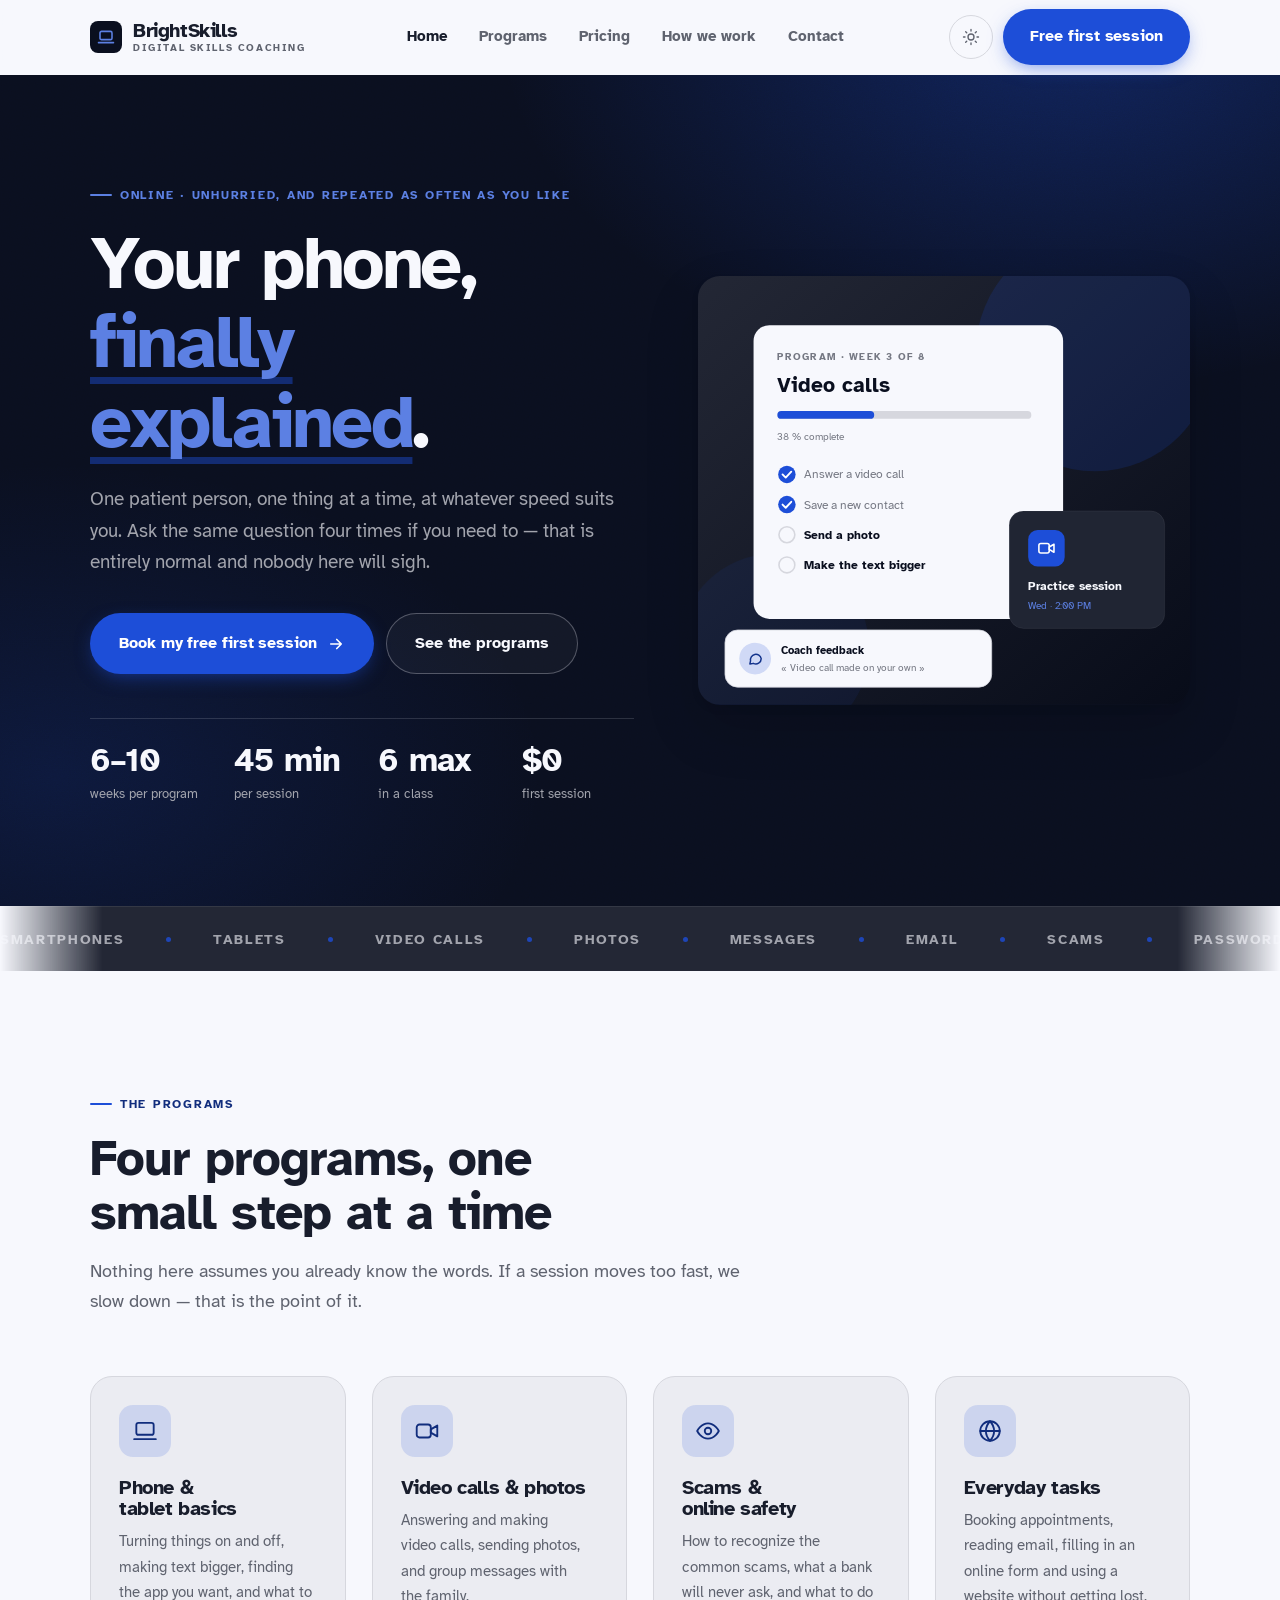
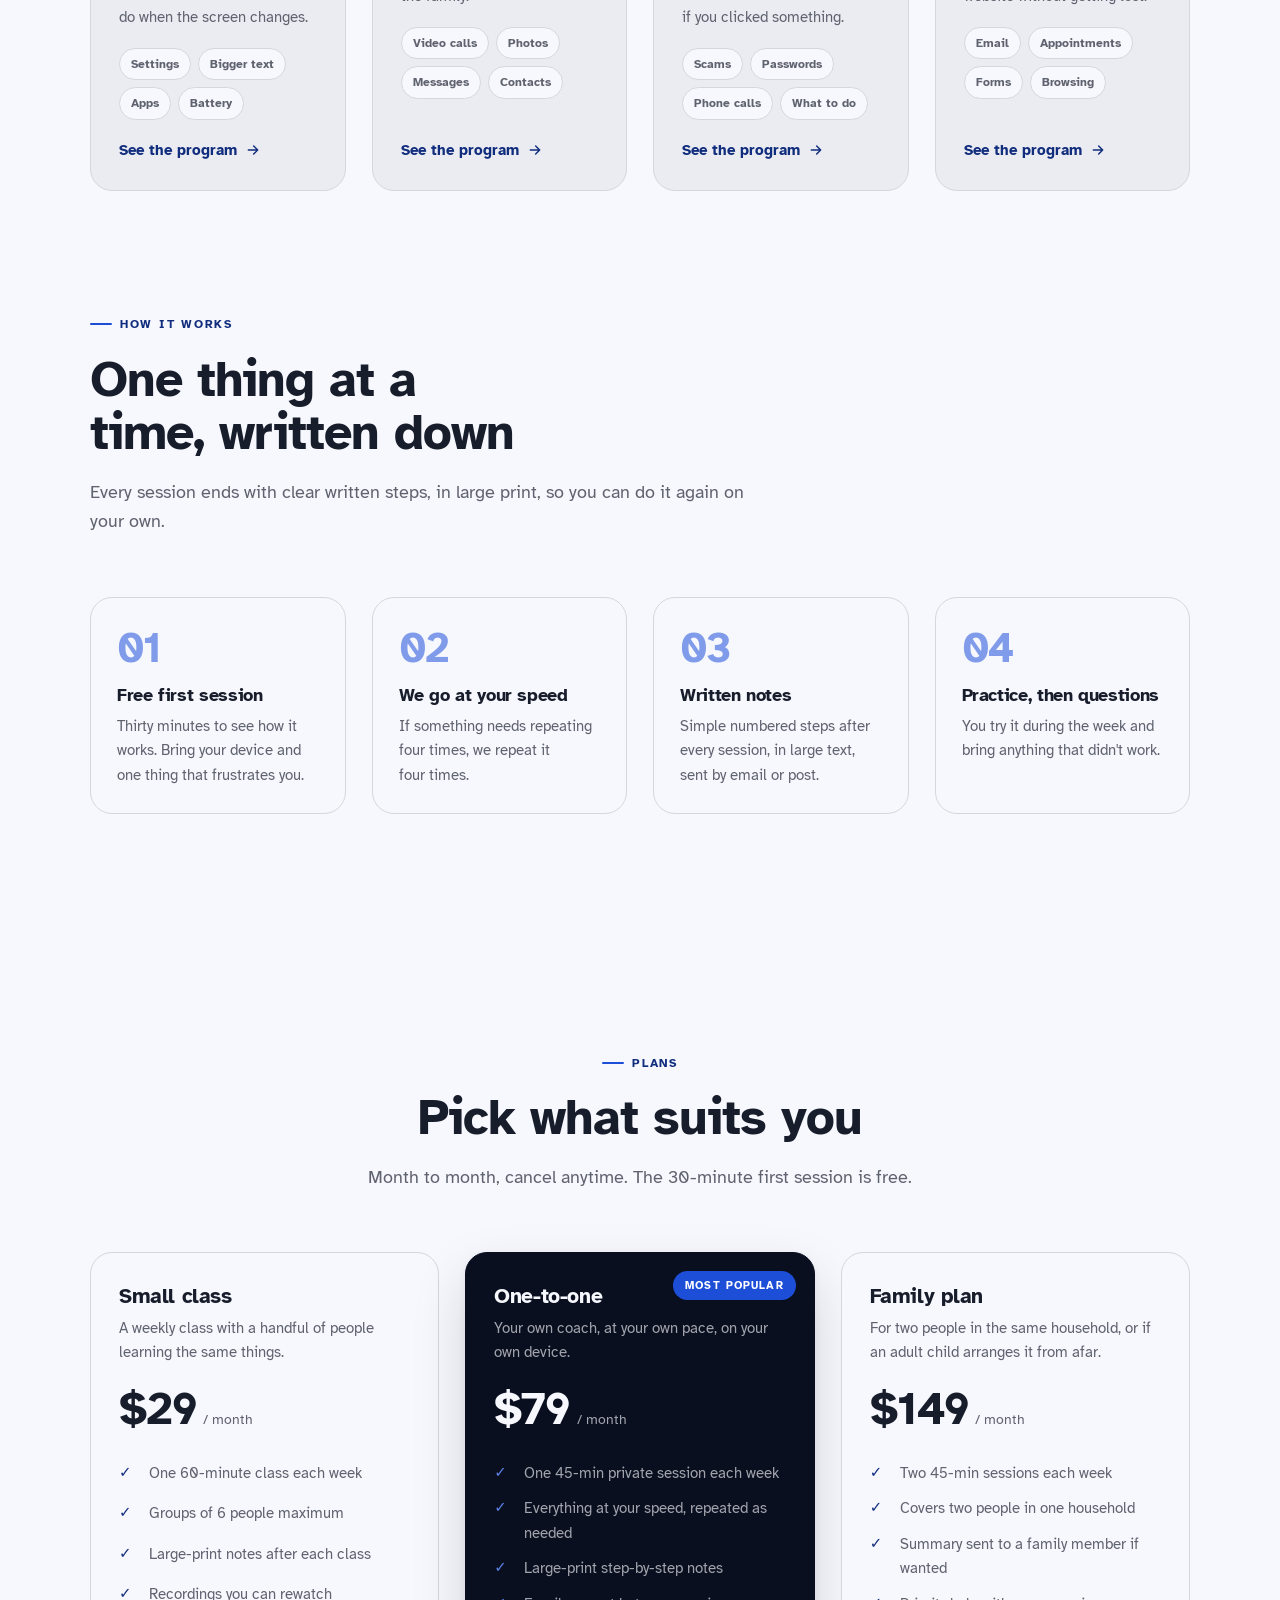
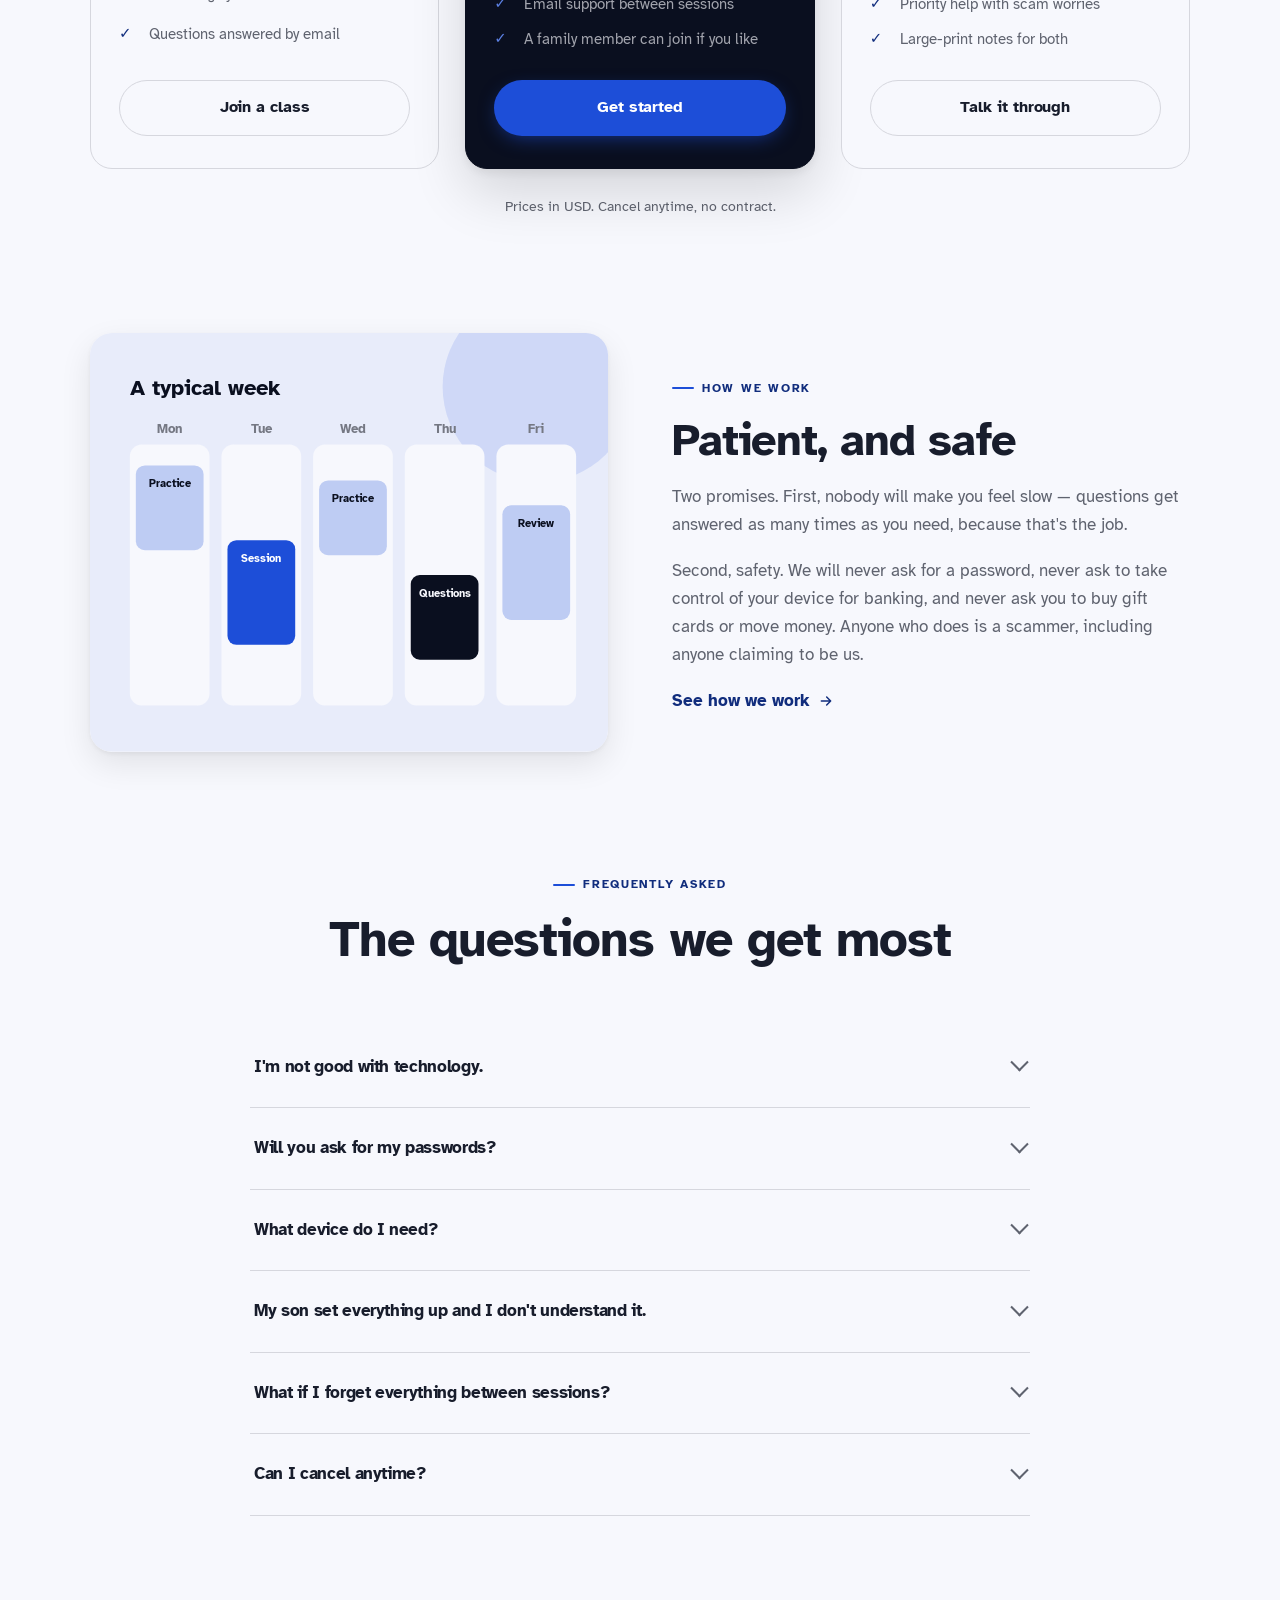
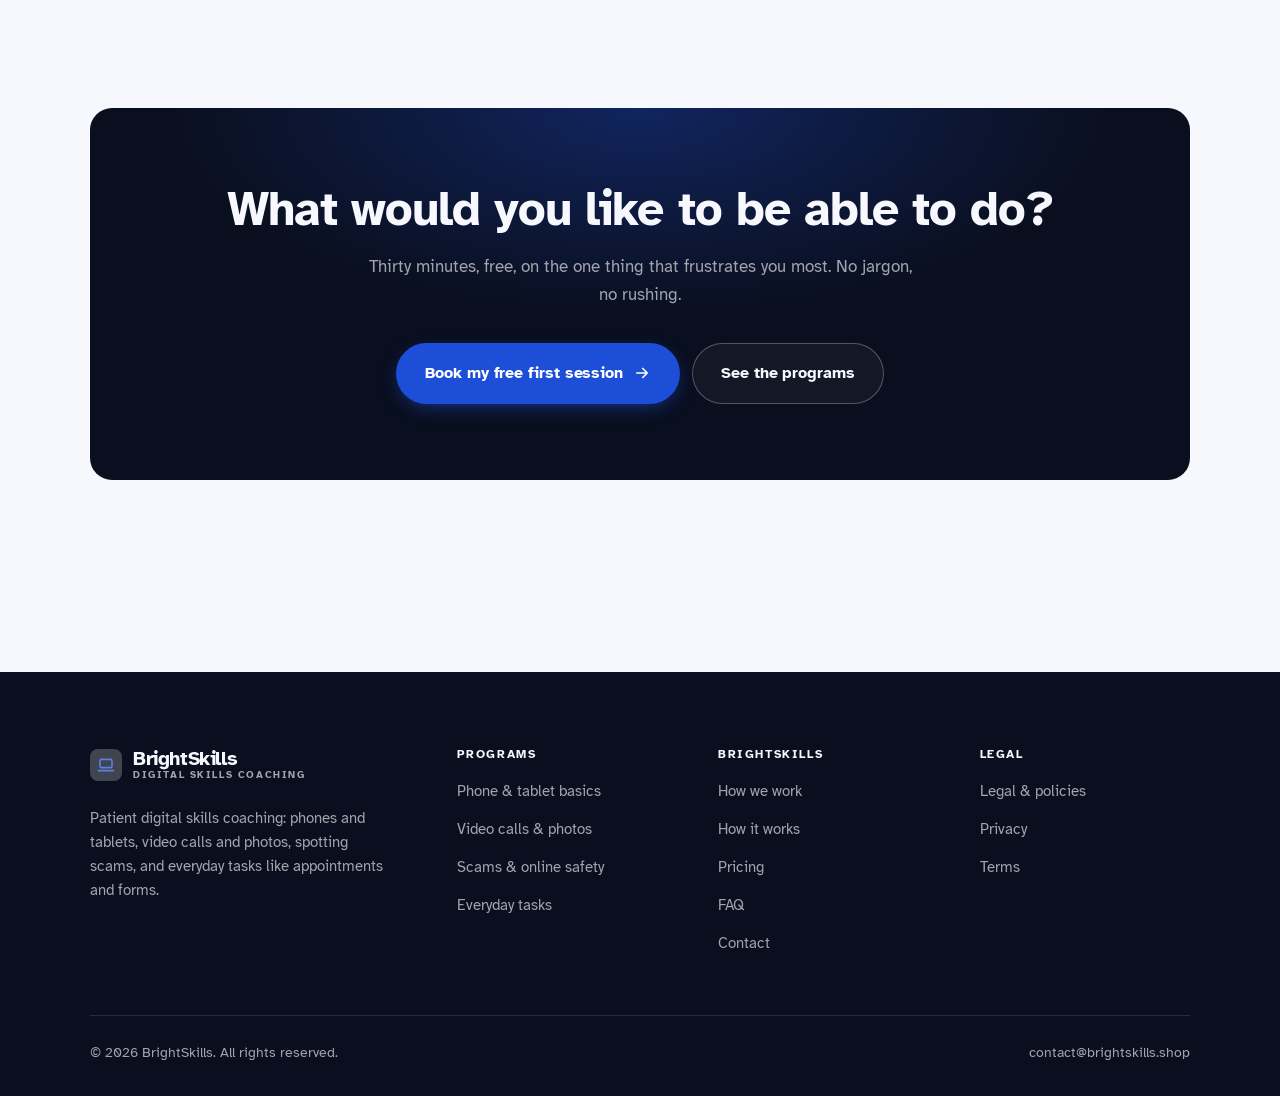
<file: index.html>
<!DOCTYPE html>
<html lang="en" class="no-js">
<head>
<meta charset="utf-8">
<meta name="viewport" content="width=device-width, initial-scale=1">
<title>BrightSkills — Patient digital skills coaching for beginners</title>
<meta name="description" content="One-to-one help with phones, tablets and computers: video calls, photos, spotting scams, appointments and forms. Unhurried, repeated as often as you like.">
<link rel="canonical" href="https://brightskills.shop/">

<meta property="og:type" content="website">
<meta property="og:url" content="https://brightskills.shop/">
<meta property="og:site_name" content="BrightSkills">
<meta property="og:locale" content="en_US">
<meta property="og:title" content="BrightSkills — Patient digital skills coaching for beginners">
<meta property="og:description" content="One-to-one help with phones, tablets and computers: video calls, photos, spotting scams, appointments and forms. Unhurried, repeated as often as you like.">
<meta name="theme-color" content="#0a0f1f">

<link rel="icon" href="assets/img/favicon.svg" type="image/svg+xml">
<link rel="preconnect" href="https://fonts.googleapis.com">
<link rel="preconnect" href="https://fonts.gstatic.com" crossorigin>
<link rel="stylesheet" href="https://fonts.googleapis.com/css2?family=Atkinson+Hyperlegible:wght@400;700&display=swap">
<link rel="stylesheet" href="assets/css/style.css">

<!-- Thème appliqué avant le premier rendu (évite le flash) -->
<script>
document.documentElement.classList.remove('no-js');
(function(){try{var t=localStorage.getItem('site-theme');if(t){document.documentElement.setAttribute('data-theme',t);}}catch(e){}})();
</script>
<script type="application/ld+json">
{
  "@context": "https://schema.org",
  "@type": "Organization",
  "name": "BrightSkills",
  "url": "https://brightskills.shop/",
  "email": "contact@brightskills.shop",
  "description": "One-to-one help with phones, tablets and computers: video calls, photos, spotting scams, appointments and forms. Unhurried, repeated as often as you like.",
  "areaServed": "US",
  "knowsLanguage": "en"
}
</script>
</head>

<body>
<a class="skip-link" href="#main">Skip to main content</a>

<header class="site-header">
  <nav class="wrap nav" aria-label="Main navigation">
    <a class="brand" href="index.html">
      <svg class="brand__mark" viewBox="0 0 64 64" aria-hidden="true">
        <rect class="bm-bg" width="64" height="64" rx="16"/>
        <g class="bm-ic" transform="translate(14 14) scale(1.5)" fill="none" stroke-width="2.1" stroke-linecap="round" stroke-linejoin="round"><rect x="4" y="4.5" width="16" height="11" rx="2"/><path d="M2 19.5h20"/></g>
      </svg>
      <span>BrightSkills<span class="brand__sub">Digital skills coaching</span></span>
    </a>

    <ul class="nav__links" id="nav-links">
      <li><a href="index.html" aria-current="page">Home</a></li>
      <li><a href="programs.html">Programs</a></li>
      <li><a href="index.html#pricing">Pricing</a></li>
      <li><a href="about.html">How we work</a></li>
      <li><a href="contact.html">Contact</a></li>
      <li><a class="btn btn--primary" href="contact.html">Free first session</a></li>
    </ul>

    <div class="nav__cta">
      <button class="theme-toggle" type="button" aria-label="Switch to dark theme">
        <svg class="icon-sun" viewBox="0 0 24 24" fill="none" stroke="currentColor" stroke-width="1.8" stroke-linecap="round" aria-hidden="true"><circle cx="12" cy="12" r="4"/><path d="M12 2v2m0 16v2M2 12h2m16 0h2M4.9 4.9l1.4 1.4m11.4 11.4 1.4 1.4M19.1 4.9l-1.4 1.4M6.3 17.7l-1.4 1.4"/></svg>
        <svg class="icon-moon" viewBox="0 0 24 24" fill="none" stroke="currentColor" stroke-width="1.8" stroke-linecap="round" stroke-linejoin="round" aria-hidden="true"><path d="M21 12.8A9 9 0 1 1 11.2 3a7 7 0 0 0 9.8 9.8z"/></svg>
      </button>
      <a class="btn btn--primary" href="contact.html">Free first session</a>
      <button class="nav__toggle" type="button" aria-expanded="false" aria-controls="nav-links" aria-label="Open menu">
        <svg class="icon-open" viewBox="0 0 24 24" fill="none" stroke="currentColor" stroke-width="2" stroke-linecap="round" aria-hidden="true"><path d="M3 6h18M3 12h18M3 18h18"/></svg>
        <svg class="icon-close" viewBox="0 0 24 24" fill="none" stroke="currentColor" stroke-width="2" stroke-linecap="round" aria-hidden="true"><path d="M6 6l12 12M18 6L6 18"/></svg>
      </button>
    </div>
  </nav>
</header>

<main id="main">

<section class="hero">
  <div class="wrap hero__inner">
    <div>
      <span class="eyebrow hero__eyebrow">Online · Unhurried, and repeated as often as you like</span>
      <h1>Your phone,<br> <em>finally explained</em>.</h1>
      <p class="hero__lede">One patient person, one thing at a time, at whatever speed suits you. Ask the same question four times if you need to — that is entirely normal and nobody here will sigh.</p>

      <div class="hero__actions">
        <a class="btn btn--primary btn--lg" href="contact.html">Book my free first session <svg viewBox="0 0 24 24" fill="none" stroke="currentColor" stroke-width="2.2" stroke-linecap="round" stroke-linejoin="round" aria-hidden="true"><path d="M5 12h14M13 6l6 6-6 6"/></svg></a>
        <a class="btn btn--on-dark btn--lg" href="programs.html">See the programs</a>
      </div>

      <ul class="hero__proof">
        <li><span class="stat__num">6–10</span><span class="stat__label">weeks per program</span></li>
        <li><span class="stat__num">45 min</span><span class="stat__label">per session</span></li>
        <li><span class="stat__num">6 max</span><span class="stat__label">in a class</span></li>
        <li><span class="stat__num">$0</span><span class="stat__label">first session</span></li>
      </ul>
    </div>

    <div class="hero__art">
      <svg viewBox="0 0 620 540" role="img" aria-label="A digital skills program in week 3 of 8, showing this week's steps, the next practice session and coach feedback.">
        <defs>
          <linearGradient id="hbg" x1="0" y1="0" x2="1" y2="1">
            <stop offset="0" stop-color="#232735"/><stop offset="1" stop-color="#080c19"/>
          </linearGradient>
        </defs>
        <rect width="620" height="540" rx="22" fill="url(#hbg)"/>
        <circle cx="500" cy="96" r="150" fill="#1d4ed8" opacity=".16"/>
        <circle cx="96" cy="470" r="120" fill="#1d4ed8" opacity=".08"/>

        <g style="font-family: var(--font-body)">
          <!-- Carte programme -->
          <rect x="70" y="62" width="390" height="370" rx="20" fill="#f7f8fd"/>
          <text x="100" y="106" font-size="12" font-weight="650" letter-spacing="1.6" fill="#757883">PROGRAM · WEEK 3 OF 8</text>
          <text x="100" y="146" font-size="27" font-weight="700" fill="#0a0f1f" style="font-family: var(--font-display)">Video calls</text>
          <rect x="100" y="170" width="320" height="10" rx="5" fill="#d6d7de"/>
          <rect x="100" y="170" width="122" height="10" rx="5" fill="#1d4ed8"/>
          <text x="100" y="206" font-size="13" fill="#757883">38 % complete</text>
          <circle cx="112" cy="250" r="11" fill="#1d4ed8"/><path d="M106.5 250l4 4 7-7.5" fill="none" stroke="#ffffff" stroke-width="2.4" stroke-linecap="round" stroke-linejoin="round"/><text x="134" y="255" font-size="15.5" fill="#757883" font-weight="450">Answer a video call</text>
          <circle cx="112" cy="288" r="11" fill="#1d4ed8"/><path d="M106.5 288l4 4 7-7.5" fill="none" stroke="#ffffff" stroke-width="2.4" stroke-linecap="round" stroke-linejoin="round"/><text x="134" y="293" font-size="15.5" fill="#757883" font-weight="450">Save a new contact</text>
          <circle cx="112" cy="326" r="10" fill="none" stroke="#d6d7de" stroke-width="2"/><text x="134" y="331" font-size="15.5" fill="#0a0f1f" font-weight="560">Send a photo</text>
          <circle cx="112" cy="364" r="10" fill="none" stroke="#d6d7de" stroke-width="2"/><text x="134" y="369" font-size="15.5" fill="#0a0f1f" font-weight="560">Make the text bigger</text>

          <!-- Carte séance -->
          <rect x="392" y="296" width="196" height="148" rx="18" fill="#202533" stroke="#ffffff" stroke-opacity=".08"/>
          <rect x="416" y="320" width="46" height="46" rx="12" fill="#1d4ed8"/>
          <g transform="translate(427 331)" fill="none" stroke="#ffffff" color="#ffffff" stroke-width="2" stroke-linecap="round" stroke-linejoin="round"><rect x="2.5" y="6" width="13" height="12" rx="2.5"/><path d="M15.5 10.5 21.5 7v10l-6-3.5z"/></g>
          <text x="416" y="396" font-size="15" font-weight="650" fill="#f7f8fd">Practice session</text>
          <text x="416" y="420" font-size="13" fill="#5c80e3">Wed · 2:00 PM</text>

          <!-- Retour du coach -->
          <rect x="34" y="446" width="336" height="72" rx="16" fill="#f7f8fd" stroke="#d6d7de"/>
          <circle cx="72" cy="482" r="20" fill="#d0d9f6"/>
          <g transform="translate(62 472) scale(.84)" fill="none" stroke="#13338c" stroke-width="2.2" stroke-linecap="round" stroke-linejoin="round"><path d="M21 12a8 8 0 0 1-11.6 7.1L4 20l1-4.6A8 8 0 1 1 21 12z"/></g>
          <text x="104" y="476" font-size="13.5" font-weight="700" fill="#0a0f1f">Coach feedback</text>
          <text x="104" y="498" font-size="13" fill="#757883">« Video call made on your own »</text>
        </g>
      </svg>
    </div>
  </div>
</section>

<div class="marquee" aria-hidden="true">
  <div class="marquee__track"><span>Smartphones</span><span>Tablets</span><span>Video calls</span><span>Photos</span><span>Messages</span><span>Email</span><span>Scams</span><span>Passwords</span><span>Appointments</span><span>Online forms</span><span>Smartphones</span><span>Tablets</span><span>Video calls</span><span>Photos</span><span>Messages</span><span>Email</span><span>Scams</span><span>Passwords</span><span>Appointments</span><span>Online forms</span></div>
</div>

<section class="section wrap" id="programs">
  <div class="section-head reveal">
    <span class="eyebrow">The programs</span>
    <h2>Four programs, one small step at a time</h2>
    <p>Nothing here assumes you already know the words. If a session moves too fast, we slow down — that is the point of it.</p>
  </div>
  <div class="grid grid--4 reveal-group">
    <a class="card" href="programs.html#basics">
      <div class="card__icon"><svg viewBox="0 0 24 24" fill="none" stroke="currentColor" stroke-width="1.7" stroke-linecap="round" stroke-linejoin="round" aria-hidden="true"><rect x="4" y="4.5" width="16" height="11" rx="2"/><path d="M2 19.5h20"/></svg></div>
      <h3>Phone &amp; tablet basics</h3>
      <p>Turning things on and off, making text bigger, finding the app you want, and what to do when the screen changes.</p>
      <ul class="tags"><li>Settings</li><li>Bigger text</li><li>Apps</li><li>Battery</li></ul>
      <span class="arrow-link">See the program <svg viewBox="0 0 24 24" fill="none" stroke="currentColor" stroke-width="2.2" stroke-linecap="round" stroke-linejoin="round" aria-hidden="true"><path d="M5 12h14M13 6l6 6-6 6"/></svg></span>
    </a>
    <a class="card" href="programs.html#family">
      <div class="card__icon"><svg viewBox="0 0 24 24" fill="none" stroke="currentColor" stroke-width="1.7" stroke-linecap="round" stroke-linejoin="round" aria-hidden="true"><rect x="2.5" y="6" width="13" height="12" rx="2.5"/><path d="M15.5 10.5 21.5 7v10l-6-3.5z"/></svg></div>
      <h3>Video calls &amp; photos</h3>
      <p>Answering and making video calls, sending photos, and group messages with the family.</p>
      <ul class="tags"><li>Video calls</li><li>Photos</li><li>Messages</li><li>Contacts</li></ul>
      <span class="arrow-link">See the program <svg viewBox="0 0 24 24" fill="none" stroke="currentColor" stroke-width="2.2" stroke-linecap="round" stroke-linejoin="round" aria-hidden="true"><path d="M5 12h14M13 6l6 6-6 6"/></svg></span>
    </a>
    <a class="card" href="programs.html#safety">
      <div class="card__icon"><svg viewBox="0 0 24 24" fill="none" stroke="currentColor" stroke-width="1.7" stroke-linecap="round" stroke-linejoin="round" aria-hidden="true"><path d="M2 12s3.6-7 10-7 10 7 10 7-3.6 7-10 7S2 12 2 12z"/><circle cx="12" cy="12" r="3"/></svg></div>
      <h3>Scams &amp; online safety</h3>
      <p>How to recognize the common scams, what a bank will never ask, and what to do if you clicked something.</p>
      <ul class="tags"><li>Scams</li><li>Passwords</li><li>Phone calls</li><li>What to do</li></ul>
      <span class="arrow-link">See the program <svg viewBox="0 0 24 24" fill="none" stroke="currentColor" stroke-width="2.2" stroke-linecap="round" stroke-linejoin="round" aria-hidden="true"><path d="M5 12h14M13 6l6 6-6 6"/></svg></span>
    </a>
    <a class="card" href="programs.html#everyday">
      <div class="card__icon"><svg viewBox="0 0 24 24" fill="none" stroke="currentColor" stroke-width="1.7" stroke-linecap="round" stroke-linejoin="round" aria-hidden="true"><circle cx="12" cy="12" r="9"/><path d="M3 12h18M12 3c2.5 2.7 3.8 5.7 3.8 9s-1.3 6.3-3.8 9c-2.5-2.7-3.8-5.7-3.8-9S9.5 5.7 12 3z"/></svg></div>
      <h3>Everyday tasks</h3>
      <p>Booking appointments, reading email, filling in an online form and using a website without getting lost.</p>
      <ul class="tags"><li>Email</li><li>Appointments</li><li>Forms</li><li>Browsing</li></ul>
      <span class="arrow-link">See the program <svg viewBox="0 0 24 24" fill="none" stroke="currentColor" stroke-width="2.2" stroke-linecap="round" stroke-linejoin="round" aria-hidden="true"><path d="M5 12h14M13 6l6 6-6 6"/></svg></span>
    </a>
  </div>
</section>

<section class="section section--flush wrap" id="how-it-works">
  <div class="section-head reveal">
    <span class="eyebrow">How it works</span>
    <h2>One thing at a time, written down</h2>
    <p>Every session ends with clear written steps, in large print, so you can do it again on your own.</p>
  </div>
  <div class="grid grid--4 steps reveal-group">
    <article class="step">
      <h3>Free first session</h3>
      <p>Thirty minutes to see how it works. Bring your device and one thing that frustrates you.</p>
    </article>
    <article class="step">
      <h3>We go at your speed</h3>
      <p>If something needs repeating four times, we repeat it four times.</p>
    </article>
    <article class="step">
      <h3>Written notes</h3>
      <p>Simple numbered steps after every session, in large text, sent by email or post.</p>
    </article>
    <article class="step">
      <h3>Practice, then questions</h3>
      <p>You try it during the week and bring anything that didn't work.</p>
    </article>
  </div>
</section>

<section class="section wrap" id="pricing">
  <div class="section-head section-head--center reveal">
    <span class="eyebrow">Plans</span>
    <h2>Pick what suits you</h2>
    <p>Month to month, cancel anytime. The 30-minute first session is free.</p>
  </div>
  <div class="grid grid--3 plans reveal-group">
    <article class="plan">
      
      <h3>Small class</h3>
      <p class="plan__desc">A weekly class with a handful of people learning the same things.</p>
      <p class="plan__price">$29<span class="plan__period">/ month</span></p>
      <ul class="plan__features">
        <li>One 60-minute class each week</li>
        <li>Groups of 6 people maximum</li>
        <li>Large-print notes after each class</li>
        <li>Recordings you can rewatch</li>
        <li>Questions answered by email</li>
      </ul>
      <a class="btn btn--ghost btn--block" href="contact.html">Join a class</a>
    </article>
    <article class="plan plan--featured">
      <span class="plan__tag">Most popular</span>
      <h3>One-to-one</h3>
      <p class="plan__desc">Your own coach, at your own pace, on your own device.</p>
      <p class="plan__price">$79<span class="plan__period">/ month</span></p>
      <ul class="plan__features">
        <li>One 45-min private session each week</li>
        <li>Everything at your speed, repeated as needed</li>
        <li>Large-print step-by-step notes</li>
        <li>Email support between sessions</li>
        <li>A family member can join if you like</li>
      </ul>
      <a class="btn btn--primary btn--block" href="contact.html">Get started</a>
    </article>
    <article class="plan">
      
      <h3>Family plan</h3>
      <p class="plan__desc">For two people in the same household, or if an adult child arranges it from afar.</p>
      <p class="plan__price">$149<span class="plan__period">/ month</span></p>
      <ul class="plan__features">
        <li>Two 45-min sessions each week</li>
        <li>Covers two people in one household</li>
        <li>Summary sent to a family member if wanted</li>
        <li>Priority help with scam worries</li>
        <li>Large-print notes for both</li>
      </ul>
      <a class="btn btn--ghost btn--block" href="contact.html">Talk it through</a>
    </article>
  </div>
  <p class="plans-note">Prices in USD. Cancel anytime, no contract.</p>
</section>

<section class="section section--flush wrap">
  <div class="split reveal">
    <div class="split__art">
      <svg viewBox="0 0 520 420" role="img" aria-label="Example of a typical week: Practice, Session, Practice, Questions, Review.">
        <rect width="520" height="420" rx="20" fill="#e8ecfa"/>
        <circle cx="450" cy="54" r="96" fill="#1d4ed8" opacity=".12"/>
        <g style="font-family: var(--font-body)">
        <text x="40" y="62" font-size="22" font-weight="700" fill="#0a0f1f" style="font-family: var(--font-display)">A typical week</text>
        <text x="80" y="100" text-anchor="middle" font-size="13" font-weight="600" fill="#757883">Mon</text>
        <rect x="40" y="112" width="80" height="262" rx="12" fill="#f7f8fd"/>
        <rect x="46" y="133" width="68" height="85" rx="9" fill="#beccf3"/>
        <text x="80" y="155" text-anchor="middle" font-size="11" font-weight="650" fill="#0a0f1f">Practice</text>
        <text x="172" y="100" text-anchor="middle" font-size="13" font-weight="600" fill="#757883">Tue</text>
        <rect x="132" y="112" width="80" height="262" rx="12" fill="#f7f8fd"/>
        <rect x="138" y="208" width="68" height="105" rx="9" fill="#1d4ed8"/>
        <text x="172" y="230" text-anchor="middle" font-size="11" font-weight="650" fill="#ffffff">Session</text>
        <text x="264" y="100" text-anchor="middle" font-size="13" font-weight="600" fill="#757883">Wed</text>
        <rect x="224" y="112" width="80" height="262" rx="12" fill="#f7f8fd"/>
        <rect x="230" y="148" width="68" height="75" rx="9" fill="#beccf3"/>
        <text x="264" y="170" text-anchor="middle" font-size="11" font-weight="650" fill="#0a0f1f">Practice</text>
        <text x="356" y="100" text-anchor="middle" font-size="13" font-weight="600" fill="#757883">Thu</text>
        <rect x="316" y="112" width="80" height="262" rx="12" fill="#f7f8fd"/>
        <rect x="322" y="243" width="68" height="85" rx="9" fill="#0a0f1f"/>
        <text x="356" y="265" text-anchor="middle" font-size="11" font-weight="650" fill="#f7f8fd">Questions</text>
        <text x="448" y="100" text-anchor="middle" font-size="13" font-weight="600" fill="#757883">Fri</text>
        <rect x="408" y="112" width="80" height="262" rx="12" fill="#f7f8fd"/>
        <rect x="414" y="173" width="68" height="115" rx="9" fill="#beccf3"/>
        <text x="448" y="195" text-anchor="middle" font-size="11" font-weight="650" fill="#0a0f1f">Review</text>
        </g>
      </svg>
    </div>
    <div>
      <span class="eyebrow">How we work</span>
      <h2>Patient, and safe</h2>
      <p>Two promises. First, nobody will make you feel slow — questions get answered as many times as you need, because that's the job.</p>
      <p>Second, safety. We will never ask for a password, never ask to take control of your device for banking, and never ask you to buy gift cards or move money. Anyone who does is a scammer, including anyone claiming to be us.</p>
      <p><a class="arrow-link" href="about.html">See how we work <svg viewBox="0 0 24 24" fill="none" stroke="currentColor" stroke-width="2.2" stroke-linecap="round" stroke-linejoin="round" aria-hidden="true"><path d="M5 12h14M13 6l6 6-6 6"/></svg></a></p>
    </div>
  </div>
</section>

<section class="section section--flush wrap" id="faq">
  <div class="section-head section-head--center reveal">
    <span class="eyebrow">Frequently asked</span>
    <h2>The questions we get most</h2>
  </div>
  <div class="faq reveal">
    <details>
      <summary>I'm not good with technology.</summary>
      <p>Almost everyone says that in the first session. It's usually not true — most people were simply never shown, and shown again the following week.</p>
    </details>
    <details>
      <summary>Will you ask for my passwords?</summary>
      <p>Never. No legitimate helper asks for passwords or banking access. We'll show you how to manage passwords yourself, safely.</p>
    </details>
    <details>
      <summary>What device do I need?</summary>
      <p>Whatever you already own — an iPhone, an Android phone, an iPad or a computer. We don't sell devices and won't tell you to buy one.</p>
    </details>
    <details>
      <summary>My son set everything up and I don't understand it.</summary>
      <p>Very common. We can go through it with you, and if it helps, he's welcome to join a session so everyone agrees on how things are set up.</p>
    </details>
    <details>
      <summary>What if I forget everything between sessions?</summary>
      <p>That's expected, and it's why every session comes with written steps in large print. Repeating things is part of the method, not a problem.</p>
    </details>
    <details>
      <summary>Can I cancel anytime?</summary>
      <p>Yes. No contract, no minimum term. Access stays open until the end of the month you already paid for.</p>
    </details>
  </div>
</section>

<section class="wrap section--tight">
  <div class="cta-band reveal">
    <h2>What would you like to be able to do?</h2>
    <p>Thirty minutes, free, on the one thing that frustrates you most. No jargon, no rushing.</p>
    <div class="hero__actions">
      <a class="btn btn--primary btn--lg" href="contact.html">Book my free first session <svg viewBox="0 0 24 24" fill="none" stroke="currentColor" stroke-width="2.2" stroke-linecap="round" stroke-linejoin="round" aria-hidden="true"><path d="M5 12h14M13 6l6 6-6 6"/></svg></a>
      <a class="btn btn--on-dark btn--lg" href="programs.html">See the programs</a>
    </div>
  </div>
</section>

</main>

<footer class="site-footer">
  <div class="wrap">
    <div class="footer__grid">
      <div class="footer__brand">
        <a class="brand" href="index.html">
          <svg class="brand__mark" viewBox="0 0 64 64" aria-hidden="true">
        <rect class="bm-bg" width="64" height="64" rx="16"/>
        <g class="bm-ic" transform="translate(14 14) scale(1.5)" fill="none" stroke-width="2.1" stroke-linecap="round" stroke-linejoin="round"><rect x="4" y="4.5" width="16" height="11" rx="2"/><path d="M2 19.5h20"/></g>
      </svg>
          <span>BrightSkills<span class="brand__sub">Digital skills coaching</span></span>
        </a>
        <p>Patient digital skills coaching: phones and tablets, video calls and photos, spotting scams, and everyday tasks like appointments and forms.</p>
      </div>

      <div class="footer__col">
        <h4>Programs</h4>
        <ul>
          <li><a href="programs.html#basics">Phone &amp; tablet basics</a></li>
          <li><a href="programs.html#family">Video calls &amp; photos</a></li>
          <li><a href="programs.html#safety">Scams &amp; online safety</a></li>
          <li><a href="programs.html#everyday">Everyday tasks</a></li>
        </ul>
      </div>

      <div class="footer__col">
        <h4>BrightSkills</h4>
        <ul>
          <li><a href="about.html">How we work</a></li>
          <li><a href="index.html#how-it-works">How it works</a></li>
          <li><a href="index.html#pricing">Pricing</a></li>
          <li><a href="index.html#faq">FAQ</a></li>
          <li><a href="contact.html">Contact</a></li>
        </ul>
      </div>

      <div class="footer__col">
        <h4>Legal</h4>
        <ul>
          <li><a href="legal.html">Legal &amp; policies</a></li>
          <li><a href="legal.html#privacy">Privacy</a></li>
          <li><a href="legal.html#terms">Terms</a></li>
        </ul>
      </div>
    </div>

    <div class="footer__bottom">
      <p>© <span data-year>2026</span> BrightSkills. All rights reserved.</p>
      <p><a href="mailto:contact@brightskills.shop">contact@brightskills.shop</a></p>
    </div>
  </div>
</footer>

<script src="assets/js/main.js" defer></script>
</body>
</html>
</file>
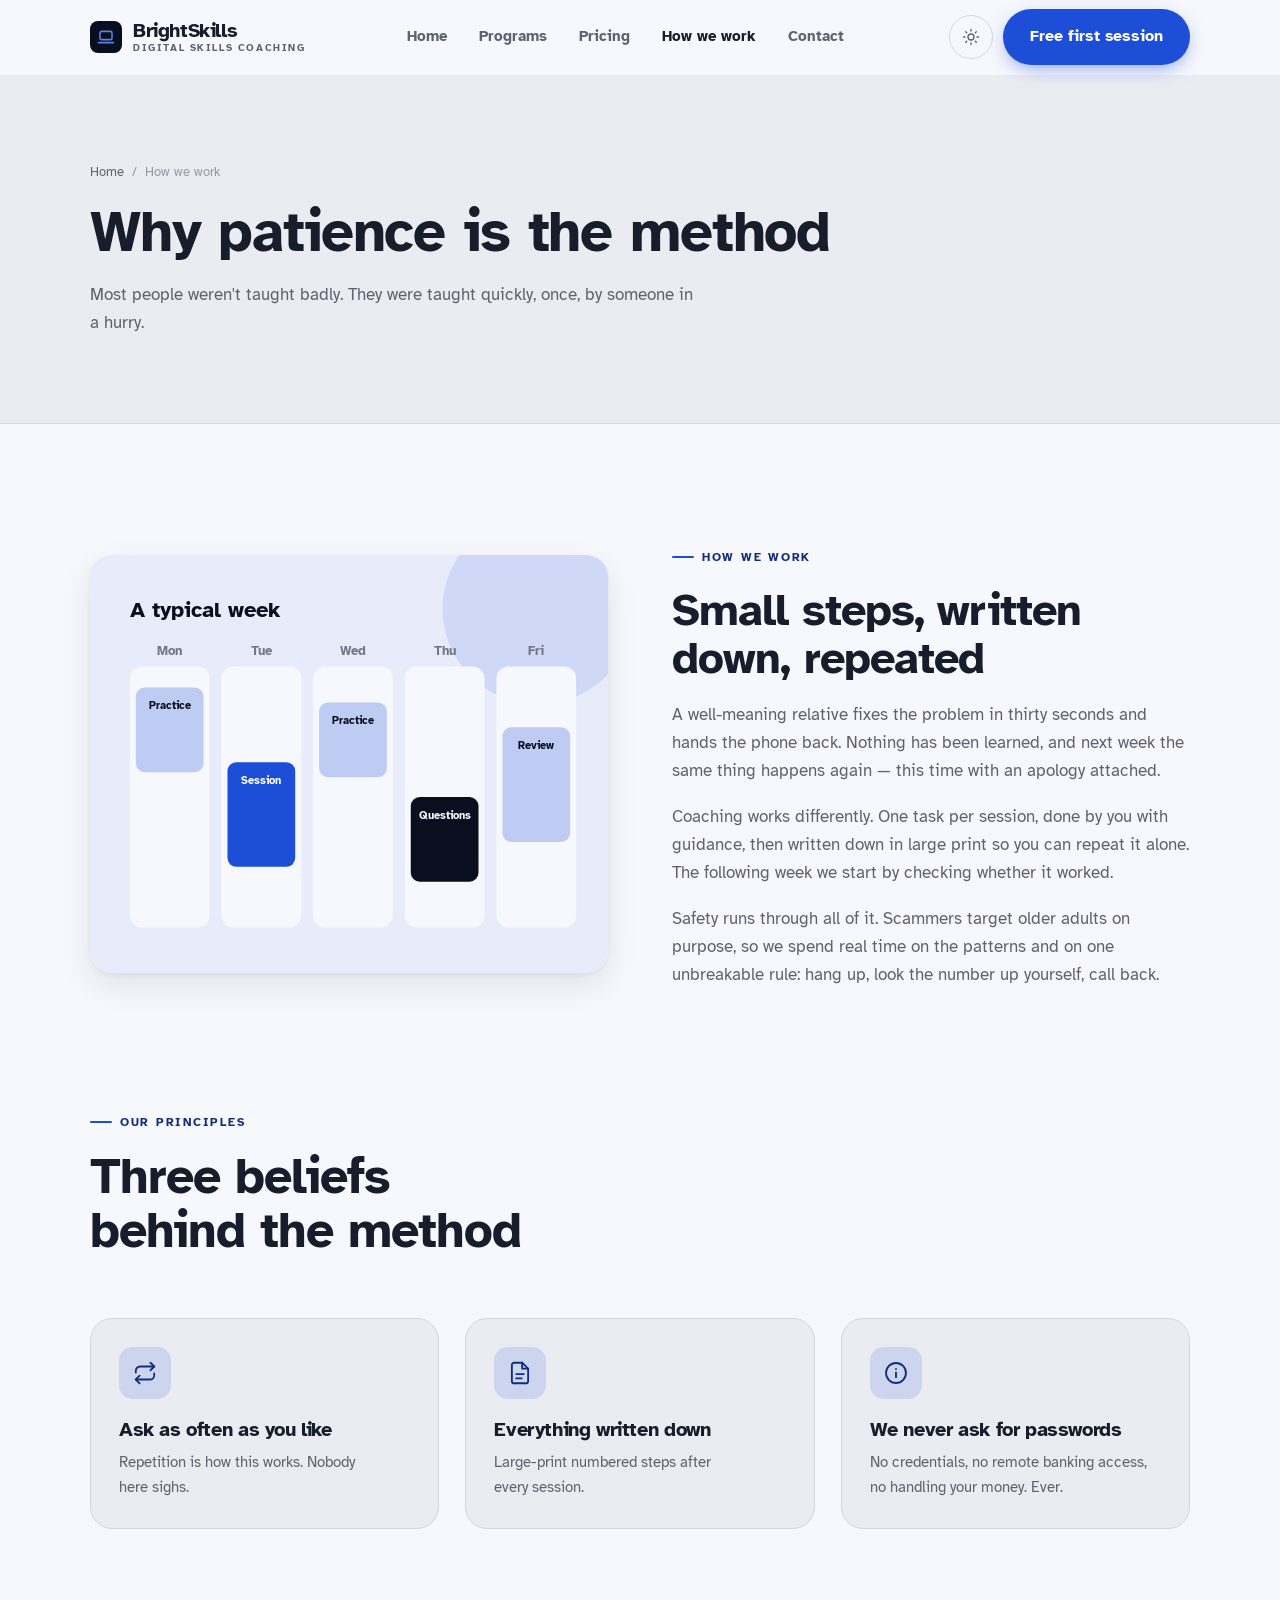
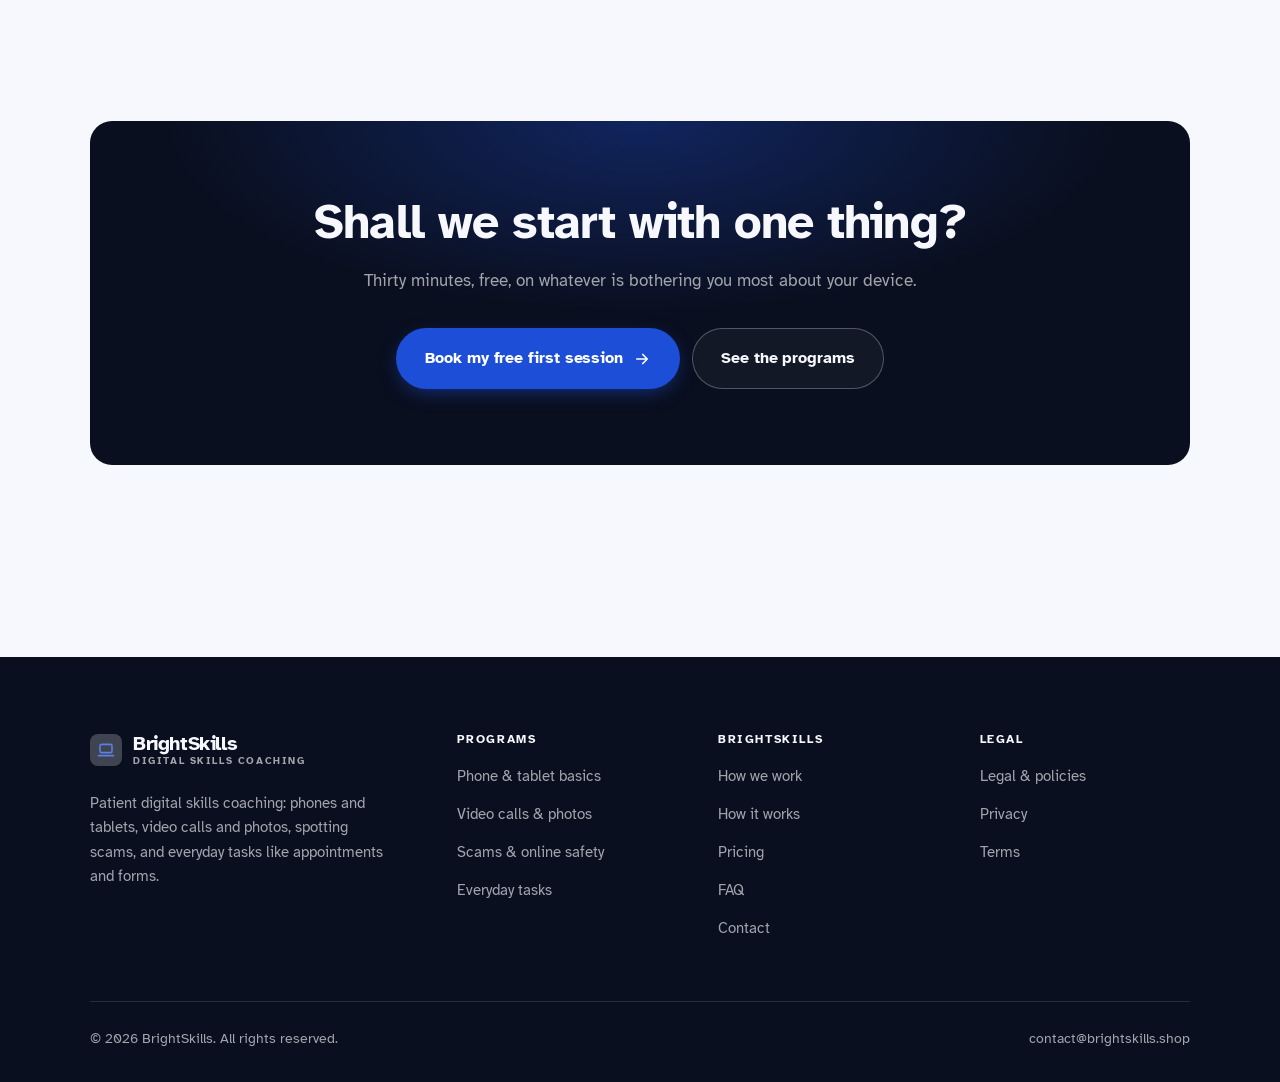
<file: about.html>
<!DOCTYPE html>
<html lang="en" class="no-js">
<head>
<meta charset="utf-8">
<meta name="viewport" content="width=device-width, initial-scale=1">
<title>How we work — BrightSkills</title>
<meta name="description" content="How patient digital skills coaching works, and the safety promises behind BrightSkills.">
<link rel="canonical" href="https://brightskills.shop/about.html">

<meta property="og:type" content="website">
<meta property="og:url" content="https://brightskills.shop/about.html">
<meta property="og:site_name" content="BrightSkills">
<meta property="og:locale" content="en_US">
<meta property="og:title" content="How we work — BrightSkills">
<meta property="og:description" content="How patient digital skills coaching works, and the safety promises behind BrightSkills.">
<meta name="theme-color" content="#0a0f1f">

<link rel="icon" href="assets/img/favicon.svg" type="image/svg+xml">
<link rel="preconnect" href="https://fonts.googleapis.com">
<link rel="preconnect" href="https://fonts.gstatic.com" crossorigin>
<link rel="stylesheet" href="https://fonts.googleapis.com/css2?family=Atkinson+Hyperlegible:wght@400;700&display=swap">
<link rel="stylesheet" href="assets/css/style.css">

<!-- Thème appliqué avant le premier rendu (évite le flash) -->
<script>
document.documentElement.classList.remove('no-js');
(function(){try{var t=localStorage.getItem('site-theme');if(t){document.documentElement.setAttribute('data-theme',t);}}catch(e){}})();
</script>
</head>

<body>
<a class="skip-link" href="#main">Skip to main content</a>

<header class="site-header">
  <nav class="wrap nav" aria-label="Main navigation">
    <a class="brand" href="index.html">
      <svg class="brand__mark" viewBox="0 0 64 64" aria-hidden="true">
        <rect class="bm-bg" width="64" height="64" rx="16"/>
        <g class="bm-ic" transform="translate(14 14) scale(1.5)" fill="none" stroke-width="2.1" stroke-linecap="round" stroke-linejoin="round"><rect x="4" y="4.5" width="16" height="11" rx="2"/><path d="M2 19.5h20"/></g>
      </svg>
      <span>BrightSkills<span class="brand__sub">Digital skills coaching</span></span>
    </a>

    <ul class="nav__links" id="nav-links">
      <li><a href="index.html">Home</a></li>
      <li><a href="programs.html">Programs</a></li>
      <li><a href="index.html#pricing">Pricing</a></li>
      <li><a href="about.html" aria-current="page">How we work</a></li>
      <li><a href="contact.html">Contact</a></li>
      <li><a class="btn btn--primary" href="contact.html">Free first session</a></li>
    </ul>

    <div class="nav__cta">
      <button class="theme-toggle" type="button" aria-label="Switch to dark theme">
        <svg class="icon-sun" viewBox="0 0 24 24" fill="none" stroke="currentColor" stroke-width="1.8" stroke-linecap="round" aria-hidden="true"><circle cx="12" cy="12" r="4"/><path d="M12 2v2m0 16v2M2 12h2m16 0h2M4.9 4.9l1.4 1.4m11.4 11.4 1.4 1.4M19.1 4.9l-1.4 1.4M6.3 17.7l-1.4 1.4"/></svg>
        <svg class="icon-moon" viewBox="0 0 24 24" fill="none" stroke="currentColor" stroke-width="1.8" stroke-linecap="round" stroke-linejoin="round" aria-hidden="true"><path d="M21 12.8A9 9 0 1 1 11.2 3a7 7 0 0 0 9.8 9.8z"/></svg>
      </button>
      <a class="btn btn--primary" href="contact.html">Free first session</a>
      <button class="nav__toggle" type="button" aria-expanded="false" aria-controls="nav-links" aria-label="Open menu">
        <svg class="icon-open" viewBox="0 0 24 24" fill="none" stroke="currentColor" stroke-width="2" stroke-linecap="round" aria-hidden="true"><path d="M3 6h18M3 12h18M3 18h18"/></svg>
        <svg class="icon-close" viewBox="0 0 24 24" fill="none" stroke="currentColor" stroke-width="2" stroke-linecap="round" aria-hidden="true"><path d="M6 6l12 12M18 6L6 18"/></svg>
      </button>
    </div>
  </nav>
</header>

<main id="main">

<section class="page-head">
  <div class="wrap">
    <nav class="breadcrumb" aria-label="Breadcrumb">
      <a href="index.html">Home</a><span>/</span><span aria-current="page">How we work</span>
    </nav>
    <h1>Why patience is the method</h1>
    <p>Most people weren't taught badly. They were taught quickly, once, by someone in a hurry.</p>
  </div>
</section>

<section class="section wrap">
  <div class="split reveal">
    <div class="split__art">
      <svg viewBox="0 0 520 420" role="img" aria-label="Example of a typical week: Practice, Session, Practice, Questions, Review.">
        <rect width="520" height="420" rx="20" fill="#e8ecfa"/>
        <circle cx="450" cy="54" r="96" fill="#1d4ed8" opacity=".12"/>
        <g style="font-family: var(--font-body)">
        <text x="40" y="62" font-size="22" font-weight="700" fill="#0a0f1f" style="font-family: var(--font-display)">A typical week</text>
        <text x="80" y="100" text-anchor="middle" font-size="13" font-weight="600" fill="#757883">Mon</text>
        <rect x="40" y="112" width="80" height="262" rx="12" fill="#f7f8fd"/>
        <rect x="46" y="133" width="68" height="85" rx="9" fill="#beccf3"/>
        <text x="80" y="155" text-anchor="middle" font-size="11" font-weight="650" fill="#0a0f1f">Practice</text>
        <text x="172" y="100" text-anchor="middle" font-size="13" font-weight="600" fill="#757883">Tue</text>
        <rect x="132" y="112" width="80" height="262" rx="12" fill="#f7f8fd"/>
        <rect x="138" y="208" width="68" height="105" rx="9" fill="#1d4ed8"/>
        <text x="172" y="230" text-anchor="middle" font-size="11" font-weight="650" fill="#ffffff">Session</text>
        <text x="264" y="100" text-anchor="middle" font-size="13" font-weight="600" fill="#757883">Wed</text>
        <rect x="224" y="112" width="80" height="262" rx="12" fill="#f7f8fd"/>
        <rect x="230" y="148" width="68" height="75" rx="9" fill="#beccf3"/>
        <text x="264" y="170" text-anchor="middle" font-size="11" font-weight="650" fill="#0a0f1f">Practice</text>
        <text x="356" y="100" text-anchor="middle" font-size="13" font-weight="600" fill="#757883">Thu</text>
        <rect x="316" y="112" width="80" height="262" rx="12" fill="#f7f8fd"/>
        <rect x="322" y="243" width="68" height="85" rx="9" fill="#0a0f1f"/>
        <text x="356" y="265" text-anchor="middle" font-size="11" font-weight="650" fill="#f7f8fd">Questions</text>
        <text x="448" y="100" text-anchor="middle" font-size="13" font-weight="600" fill="#757883">Fri</text>
        <rect x="408" y="112" width="80" height="262" rx="12" fill="#f7f8fd"/>
        <rect x="414" y="173" width="68" height="115" rx="9" fill="#beccf3"/>
        <text x="448" y="195" text-anchor="middle" font-size="11" font-weight="650" fill="#0a0f1f">Review</text>
        </g>
      </svg>
    </div>
    <div>
      <span class="eyebrow">How we work</span>
      <h2>Small steps, written down, repeated</h2>
      <p>A well-meaning relative fixes the problem in thirty seconds and hands the phone back. Nothing has been learned, and next week the same thing happens again — this time with an apology attached.</p>
      <p>Coaching works differently. One task per session, done by you with guidance, then written down in large print so you can repeat it alone. The following week we start by checking whether it worked.</p>
      <p>Safety runs through all of it. Scammers target older adults on purpose, so we spend real time on the patterns and on one unbreakable rule: hang up, look the number up yourself, call back.</p>
      <!--
        TO DO: add a short introduction of the coach (name, real background),
        with a photo if possible. Do not invent credentials — see README.md.
      -->
    </div>
  </div>
</section>

<section class="section section--flush wrap">
  <div class="section-head reveal">
    <span class="eyebrow">Our principles</span>
    <h2>Three beliefs behind the method</h2>
  </div>
  <div class="grid grid--3 reveal-group">
    <article class="card">
      <div class="card__icon"><svg viewBox="0 0 24 24" fill="none" stroke="currentColor" stroke-width="1.7" stroke-linecap="round" stroke-linejoin="round" aria-hidden="true"><path d="M17 2.5l3.5 3.5L17 9.5"/><path d="M3.5 11.5V10A4 4 0 0 1 7.5 6h13M7 21.5 3.5 18 7 14.5"/><path d="M20.5 12.5V14a4 4 0 0 1-4 4h-13"/></svg></div>
      <h3>Ask as often as you like</h3>
      <p>Repetition is how this works. Nobody here sighs.</p>
    </article>
    <article class="card">
      <div class="card__icon"><svg viewBox="0 0 24 24" fill="none" stroke="currentColor" stroke-width="1.7" stroke-linecap="round" stroke-linejoin="round" aria-hidden="true"><path d="M14 2.5H6.5A2 2 0 0 0 4.5 4.5v15a2 2 0 0 0 2 2h11a2 2 0 0 0 2-2V8z"/><path d="M14 2.5V8h5.5M8.5 13h7M8.5 17h5"/></svg></div>
      <h3>Everything written down</h3>
      <p>Large-print numbered steps after every session.</p>
    </article>
    <article class="card">
      <div class="card__icon"><svg viewBox="0 0 24 24" fill="none" stroke="currentColor" stroke-width="1.7" stroke-linecap="round" stroke-linejoin="round" aria-hidden="true"><circle cx="12" cy="12" r="9.2"/><path d="M12 16v-4.5M12 8.2v.1"/></svg></div>
      <h3>We never ask for passwords</h3>
      <p>No credentials, no remote banking access, no handling your money. Ever.</p>
    </article>
  </div>
</section>

<section class="wrap section--tight">
  <div class="cta-band reveal">
    <h2>Shall we start with one thing?</h2>
    <p>Thirty minutes, free, on whatever is bothering you most about your device.</p>
    <div class="hero__actions">
      <a class="btn btn--primary btn--lg" href="contact.html">Book my free first session <svg viewBox="0 0 24 24" fill="none" stroke="currentColor" stroke-width="2.2" stroke-linecap="round" stroke-linejoin="round" aria-hidden="true"><path d="M5 12h14M13 6l6 6-6 6"/></svg></a>
      <a class="btn btn--on-dark btn--lg" href="programs.html">See the programs</a>
    </div>
  </div>
</section>

</main>

<footer class="site-footer">
  <div class="wrap">
    <div class="footer__grid">
      <div class="footer__brand">
        <a class="brand" href="index.html">
          <svg class="brand__mark" viewBox="0 0 64 64" aria-hidden="true">
        <rect class="bm-bg" width="64" height="64" rx="16"/>
        <g class="bm-ic" transform="translate(14 14) scale(1.5)" fill="none" stroke-width="2.1" stroke-linecap="round" stroke-linejoin="round"><rect x="4" y="4.5" width="16" height="11" rx="2"/><path d="M2 19.5h20"/></g>
      </svg>
          <span>BrightSkills<span class="brand__sub">Digital skills coaching</span></span>
        </a>
        <p>Patient digital skills coaching: phones and tablets, video calls and photos, spotting scams, and everyday tasks like appointments and forms.</p>
      </div>

      <div class="footer__col">
        <h4>Programs</h4>
        <ul>
          <li><a href="programs.html#basics">Phone &amp; tablet basics</a></li>
          <li><a href="programs.html#family">Video calls &amp; photos</a></li>
          <li><a href="programs.html#safety">Scams &amp; online safety</a></li>
          <li><a href="programs.html#everyday">Everyday tasks</a></li>
        </ul>
      </div>

      <div class="footer__col">
        <h4>BrightSkills</h4>
        <ul>
          <li><a href="about.html">How we work</a></li>
          <li><a href="index.html#how-it-works">How it works</a></li>
          <li><a href="index.html#pricing">Pricing</a></li>
          <li><a href="index.html#faq">FAQ</a></li>
          <li><a href="contact.html">Contact</a></li>
        </ul>
      </div>

      <div class="footer__col">
        <h4>Legal</h4>
        <ul>
          <li><a href="legal.html">Legal &amp; policies</a></li>
          <li><a href="legal.html#privacy">Privacy</a></li>
          <li><a href="legal.html#terms">Terms</a></li>
        </ul>
      </div>
    </div>

    <div class="footer__bottom">
      <p>© <span data-year>2026</span> BrightSkills. All rights reserved.</p>
      <p><a href="mailto:contact@brightskills.shop">contact@brightskills.shop</a></p>
    </div>
  </div>
</footer>

<script src="assets/js/main.js" defer></script>
</body>
</html>
</file>
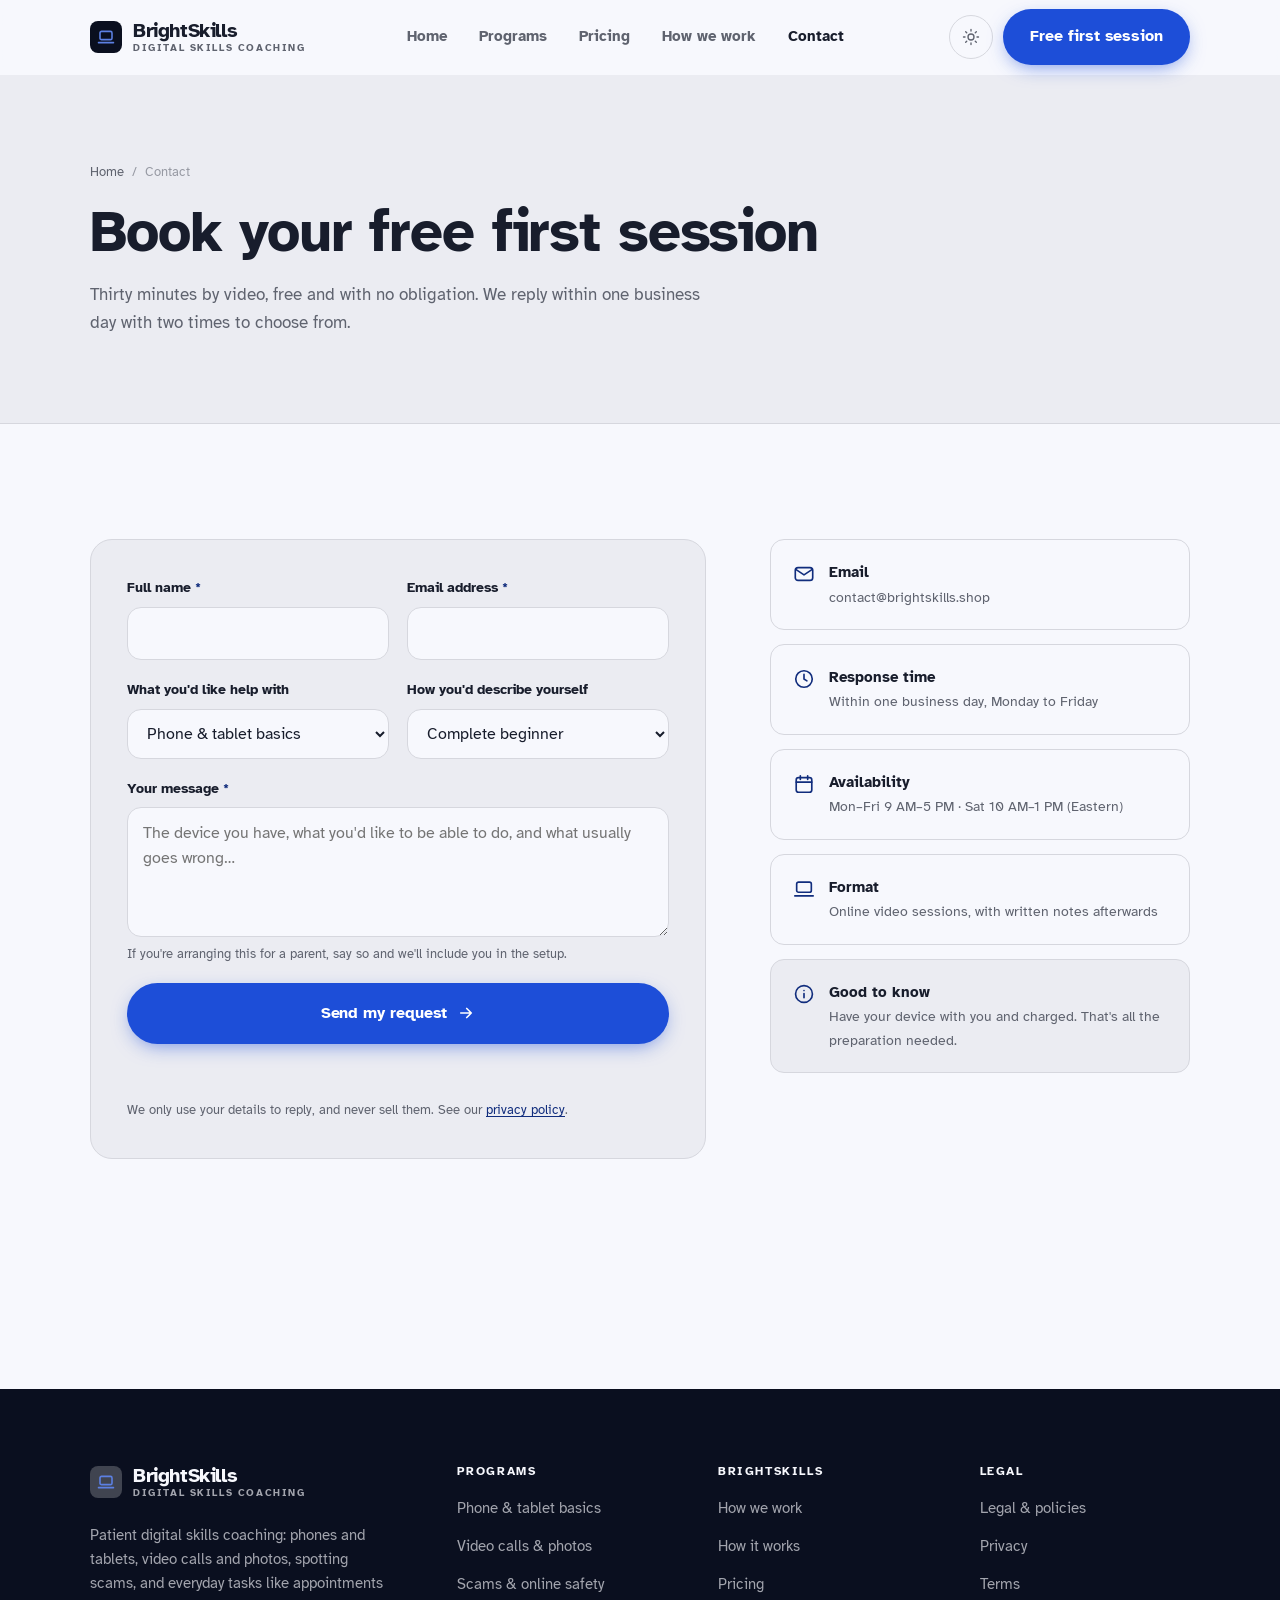
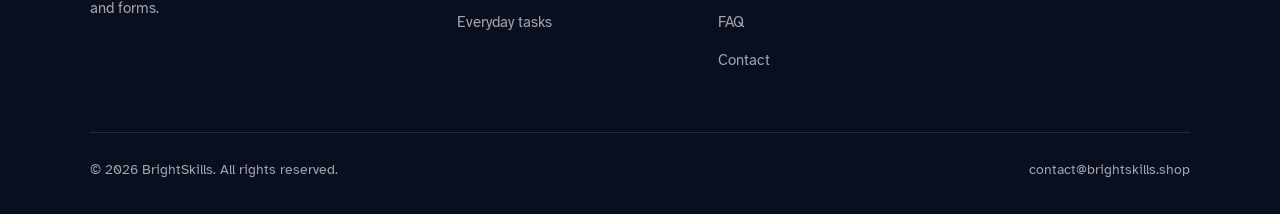
<file: contact.html>
<!DOCTYPE html>
<html lang="en" class="no-js">
<head>
<meta charset="utf-8">
<meta name="viewport" content="width=device-width, initial-scale=1">
<title>Contact — BrightSkills</title>
<meta name="description" content="Book your free 30-minute first session. We reply within one business day.">
<link rel="canonical" href="https://brightskills.shop/contact.html">

<meta property="og:type" content="website">
<meta property="og:url" content="https://brightskills.shop/contact.html">
<meta property="og:site_name" content="BrightSkills">
<meta property="og:locale" content="en_US">
<meta property="og:title" content="Contact — BrightSkills">
<meta property="og:description" content="Book your free 30-minute first session. We reply within one business day.">
<meta name="theme-color" content="#0a0f1f">

<link rel="icon" href="assets/img/favicon.svg" type="image/svg+xml">
<link rel="preconnect" href="https://fonts.googleapis.com">
<link rel="preconnect" href="https://fonts.gstatic.com" crossorigin>
<link rel="stylesheet" href="https://fonts.googleapis.com/css2?family=Atkinson+Hyperlegible:wght@400;700&display=swap">
<link rel="stylesheet" href="assets/css/style.css">

<!-- Thème appliqué avant le premier rendu (évite le flash) -->
<script>
document.documentElement.classList.remove('no-js');
(function(){try{var t=localStorage.getItem('site-theme');if(t){document.documentElement.setAttribute('data-theme',t);}}catch(e){}})();
</script>
</head>

<body>
<a class="skip-link" href="#main">Skip to main content</a>

<header class="site-header">
  <nav class="wrap nav" aria-label="Main navigation">
    <a class="brand" href="index.html">
      <svg class="brand__mark" viewBox="0 0 64 64" aria-hidden="true">
        <rect class="bm-bg" width="64" height="64" rx="16"/>
        <g class="bm-ic" transform="translate(14 14) scale(1.5)" fill="none" stroke-width="2.1" stroke-linecap="round" stroke-linejoin="round"><rect x="4" y="4.5" width="16" height="11" rx="2"/><path d="M2 19.5h20"/></g>
      </svg>
      <span>BrightSkills<span class="brand__sub">Digital skills coaching</span></span>
    </a>

    <ul class="nav__links" id="nav-links">
      <li><a href="index.html">Home</a></li>
      <li><a href="programs.html">Programs</a></li>
      <li><a href="index.html#pricing">Pricing</a></li>
      <li><a href="about.html">How we work</a></li>
      <li><a href="contact.html" aria-current="page">Contact</a></li>
      <li><a class="btn btn--primary" href="contact.html">Free first session</a></li>
    </ul>

    <div class="nav__cta">
      <button class="theme-toggle" type="button" aria-label="Switch to dark theme">
        <svg class="icon-sun" viewBox="0 0 24 24" fill="none" stroke="currentColor" stroke-width="1.8" stroke-linecap="round" aria-hidden="true"><circle cx="12" cy="12" r="4"/><path d="M12 2v2m0 16v2M2 12h2m16 0h2M4.9 4.9l1.4 1.4m11.4 11.4 1.4 1.4M19.1 4.9l-1.4 1.4M6.3 17.7l-1.4 1.4"/></svg>
        <svg class="icon-moon" viewBox="0 0 24 24" fill="none" stroke="currentColor" stroke-width="1.8" stroke-linecap="round" stroke-linejoin="round" aria-hidden="true"><path d="M21 12.8A9 9 0 1 1 11.2 3a7 7 0 0 0 9.8 9.8z"/></svg>
      </button>
      <a class="btn btn--primary" href="contact.html">Free first session</a>
      <button class="nav__toggle" type="button" aria-expanded="false" aria-controls="nav-links" aria-label="Open menu">
        <svg class="icon-open" viewBox="0 0 24 24" fill="none" stroke="currentColor" stroke-width="2" stroke-linecap="round" aria-hidden="true"><path d="M3 6h18M3 12h18M3 18h18"/></svg>
        <svg class="icon-close" viewBox="0 0 24 24" fill="none" stroke="currentColor" stroke-width="2" stroke-linecap="round" aria-hidden="true"><path d="M6 6l12 12M18 6L6 18"/></svg>
      </button>
    </div>
  </nav>
</header>

<main id="main">

<section class="page-head">
  <div class="wrap">
    <nav class="breadcrumb" aria-label="Breadcrumb">
      <a href="index.html">Home</a><span>/</span><span aria-current="page">Contact</span>
    </nav>
    <h1>Book your free first session</h1>
    <p>Thirty minutes by video, free and with no obligation. We reply within one business day with two times to choose from.</p>
  </div>
</section>

<section class="section wrap">
  <div class="form-layout">

    <!--
      FORM: the action attribute holds a placeholder id. Create a free form at
      https://formspree.io and replace VOTRE_ID_FORMSPREE. Until then, the button
      opens the visitor's email app with a pre-filled message to contact@brightskills.shop.
    -->
    <form class="form" id="contact-form" action="https://formspree.io/f/VOTRE_ID_FORMSPREE" method="POST"
          data-email="contact@brightskills.shop" data-subject="First session request"
          data-msg-mail="Your email app will open with the message ready to send." data-msg-sending="Sending…"
          data-msg-ok="Thanks! Your message is on its way. We reply within one business day." data-msg-err="Sending failed. Please email us directly at">
      <div class="form__row">
        <div class="field">
          <label for="nom">Full name <span class="req" aria-hidden="true">*</span></label>
          <input type="text" id="nom" name="nom" autocomplete="name" required>
        </div>
        <div class="field">
          <label for="email">Email address <span class="req" aria-hidden="true">*</span></label>
          <input type="email" id="email" name="email" autocomplete="email" required>
        </div>
      </div>

      <div class="form__row">
        <div class="field">
          <label for="programme">What you'd like help with</label>
          <select id="programme" name="programme">
            <option>Phone &amp; tablet basics</option>
            <option>Video calls &amp; photos</option>
            <option>Scams &amp; online safety</option>
            <option>Everyday tasks</option>
            <option>Not sure yet</option>
          </select>
        </div>
        <div class="field">
          <label for="niveau">How you'd describe yourself</label>
          <select id="niveau" name="niveau">
            <option>Complete beginner</option>
            <option>I manage a few things</option>
            <option>Fine until something changes</option>
            <option>Helping a parent or relative</option>
          </select>
        </div>
      </div>

      <div class="field">
        <label for="message">Your message <span class="req" aria-hidden="true">*</span></label>
        <textarea id="message" name="message" required placeholder="The device you have, what you'd like to be able to do, and what usually goes wrong…"></textarea>
        <span class="field__hint">If you're arranging this for a parent, say so and we'll include you in the setup.</span>
      </div>

      <!-- Bot trap: hidden from humans -->
      <div class="visually-hidden" aria-hidden="true">
        <label for="site-web">Leave this field empty</label>
        <input type="text" id="site-web" name="_gotcha" tabindex="-1" autocomplete="off">
      </div>

      <button class="btn btn--primary btn--lg" type="submit">Send my request <svg viewBox="0 0 24 24" fill="none" stroke="currentColor" stroke-width="2.2" stroke-linecap="round" stroke-linejoin="round" aria-hidden="true"><path d="M5 12h14M13 6l6 6-6 6"/></svg></button>

      <p id="form-status" class="form__status" role="status" aria-live="polite"></p>

      <p class="form__note">
        We only use your details to reply, and never sell them. See our <a href="legal.html#privacy">privacy policy</a>.
      </p>
    </form>

    <aside class="contact-aside">
      <div class="contact-card">
        <svg viewBox="0 0 24 24" fill="none" stroke="currentColor" stroke-width="1.8" stroke-linecap="round" stroke-linejoin="round" aria-hidden="true"><rect x="2.5" y="5" width="19" height="14" rx="3"/><path d="M3 7l9 6 9-6"/></svg>
        <div><b>Email</b><a href="mailto:contact@brightskills.shop">contact@brightskills.shop</a></div>
      </div>
      <div class="contact-card">
        <svg viewBox="0 0 24 24" fill="none" stroke="currentColor" stroke-width="1.8" stroke-linecap="round" stroke-linejoin="round" aria-hidden="true"><circle cx="12" cy="12" r="9"/><path d="M12 7v5l3.2 2"/></svg>
        <div><b>Response time</b><span>Within one business day, Monday to Friday</span></div>
      </div>
      <div class="contact-card">
        <svg viewBox="0 0 24 24" fill="none" stroke="currentColor" stroke-width="1.8" stroke-linecap="round" stroke-linejoin="round" aria-hidden="true"><rect x="3.5" y="5" width="17" height="16" rx="2.5"/><path d="M8 3v4M16 3v4M3.5 10h17"/></svg>
        <div><b>Availability</b><span>Mon–Fri 9 AM–5 PM · Sat 10 AM–1 PM (Eastern)</span></div>
      </div>
      <div class="contact-card">
        <svg viewBox="0 0 24 24" fill="none" stroke="currentColor" stroke-width="1.8" stroke-linecap="round" stroke-linejoin="round" aria-hidden="true"><rect x="4" y="4.5" width="16" height="11" rx="2"/><path d="M2 19.5h20"/></svg>
        <div><b>Format</b><span>Online video sessions, with written notes afterwards</span></div>
      </div>
      <div class="contact-card contact-card--soft">
        <svg viewBox="0 0 24 24" fill="none" stroke="currentColor" stroke-width="1.8" stroke-linecap="round" stroke-linejoin="round" aria-hidden="true"><circle cx="12" cy="12" r="9.2"/><path d="M12 16v-4.5M12 8.2v.1"/></svg>
        <div><b>Good to know</b><span>Have your device with you and charged. That's all the preparation needed.</span></div>
      </div>
    </aside>

  </div>
</section>

</main>

<footer class="site-footer">
  <div class="wrap">
    <div class="footer__grid">
      <div class="footer__brand">
        <a class="brand" href="index.html">
          <svg class="brand__mark" viewBox="0 0 64 64" aria-hidden="true">
        <rect class="bm-bg" width="64" height="64" rx="16"/>
        <g class="bm-ic" transform="translate(14 14) scale(1.5)" fill="none" stroke-width="2.1" stroke-linecap="round" stroke-linejoin="round"><rect x="4" y="4.5" width="16" height="11" rx="2"/><path d="M2 19.5h20"/></g>
      </svg>
          <span>BrightSkills<span class="brand__sub">Digital skills coaching</span></span>
        </a>
        <p>Patient digital skills coaching: phones and tablets, video calls and photos, spotting scams, and everyday tasks like appointments and forms.</p>
      </div>

      <div class="footer__col">
        <h4>Programs</h4>
        <ul>
          <li><a href="programs.html#basics">Phone &amp; tablet basics</a></li>
          <li><a href="programs.html#family">Video calls &amp; photos</a></li>
          <li><a href="programs.html#safety">Scams &amp; online safety</a></li>
          <li><a href="programs.html#everyday">Everyday tasks</a></li>
        </ul>
      </div>

      <div class="footer__col">
        <h4>BrightSkills</h4>
        <ul>
          <li><a href="about.html">How we work</a></li>
          <li><a href="index.html#how-it-works">How it works</a></li>
          <li><a href="index.html#pricing">Pricing</a></li>
          <li><a href="index.html#faq">FAQ</a></li>
          <li><a href="contact.html">Contact</a></li>
        </ul>
      </div>

      <div class="footer__col">
        <h4>Legal</h4>
        <ul>
          <li><a href="legal.html">Legal &amp; policies</a></li>
          <li><a href="legal.html#privacy">Privacy</a></li>
          <li><a href="legal.html#terms">Terms</a></li>
        </ul>
      </div>
    </div>

    <div class="footer__bottom">
      <p>© <span data-year>2026</span> BrightSkills. All rights reserved.</p>
      <p><a href="mailto:contact@brightskills.shop">contact@brightskills.shop</a></p>
    </div>
  </div>
</footer>

<script src="assets/js/main.js" defer></script>
</body>
</html>
</file>
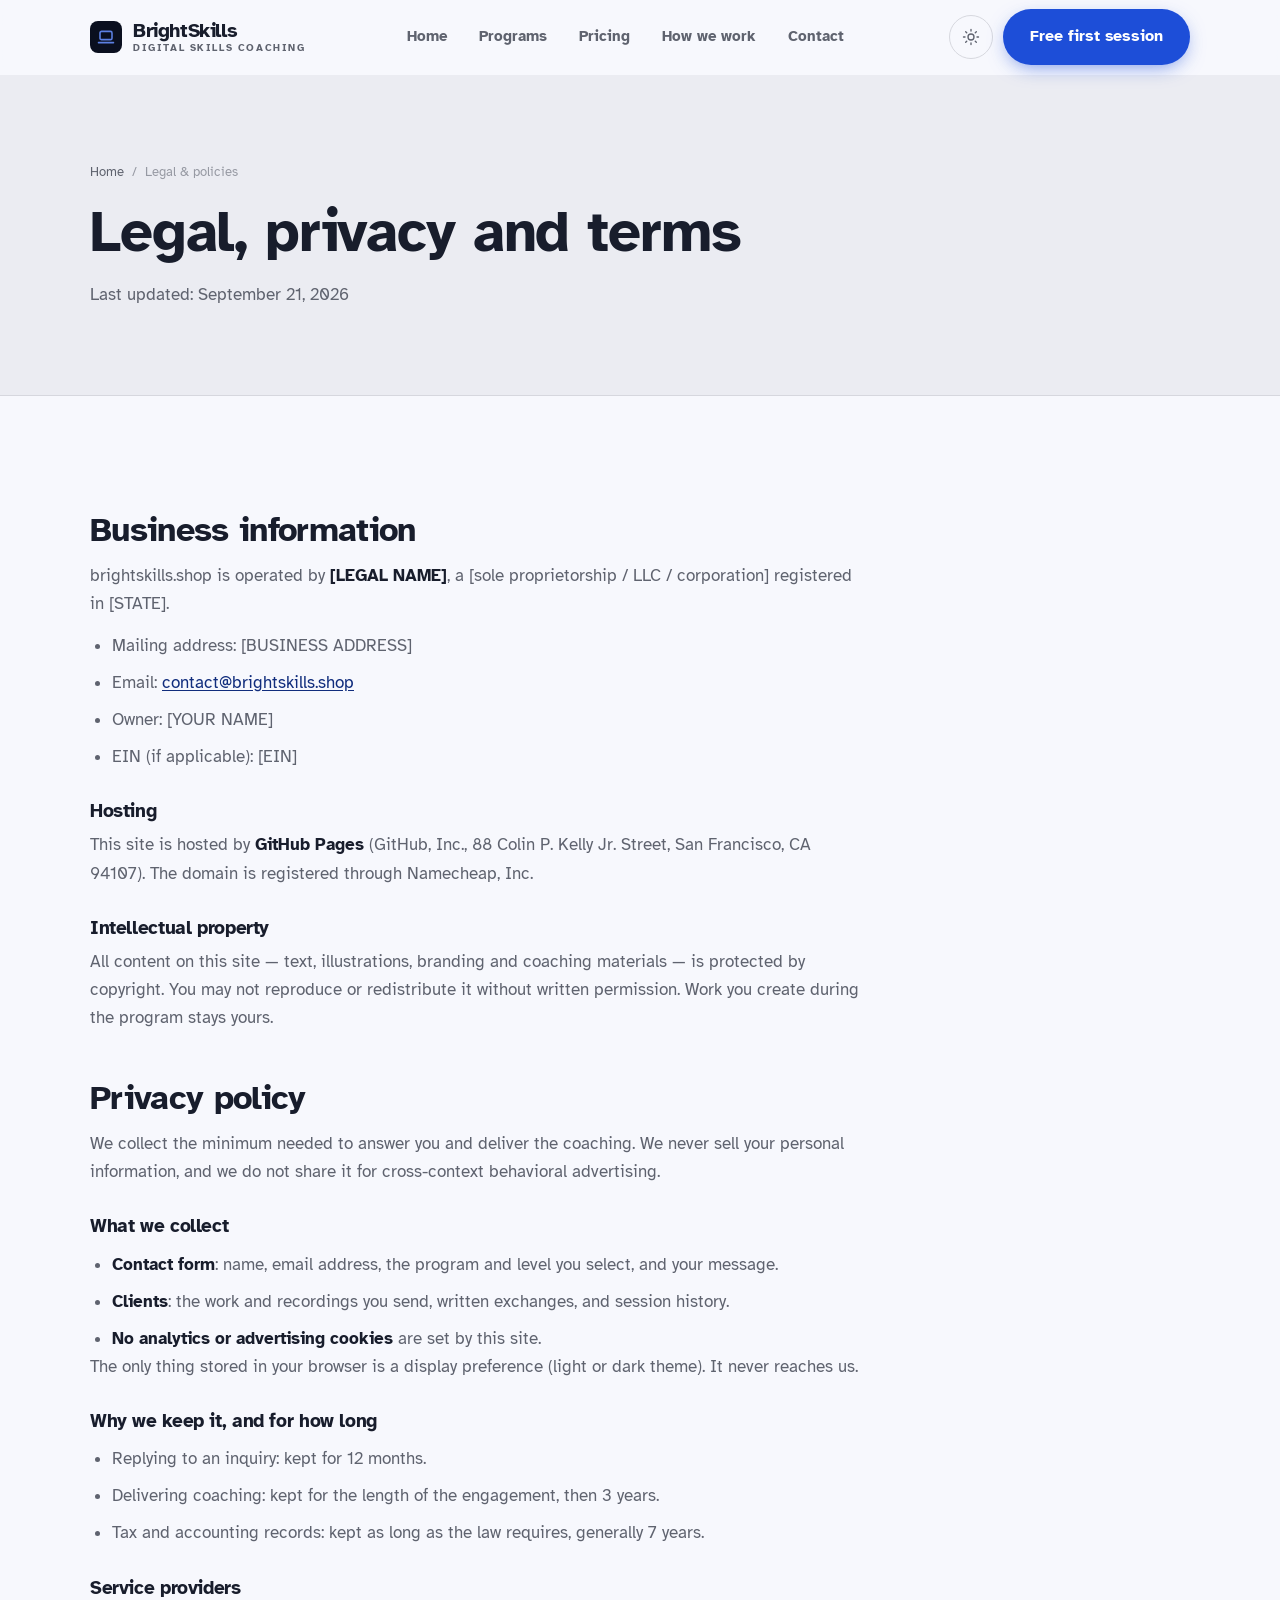
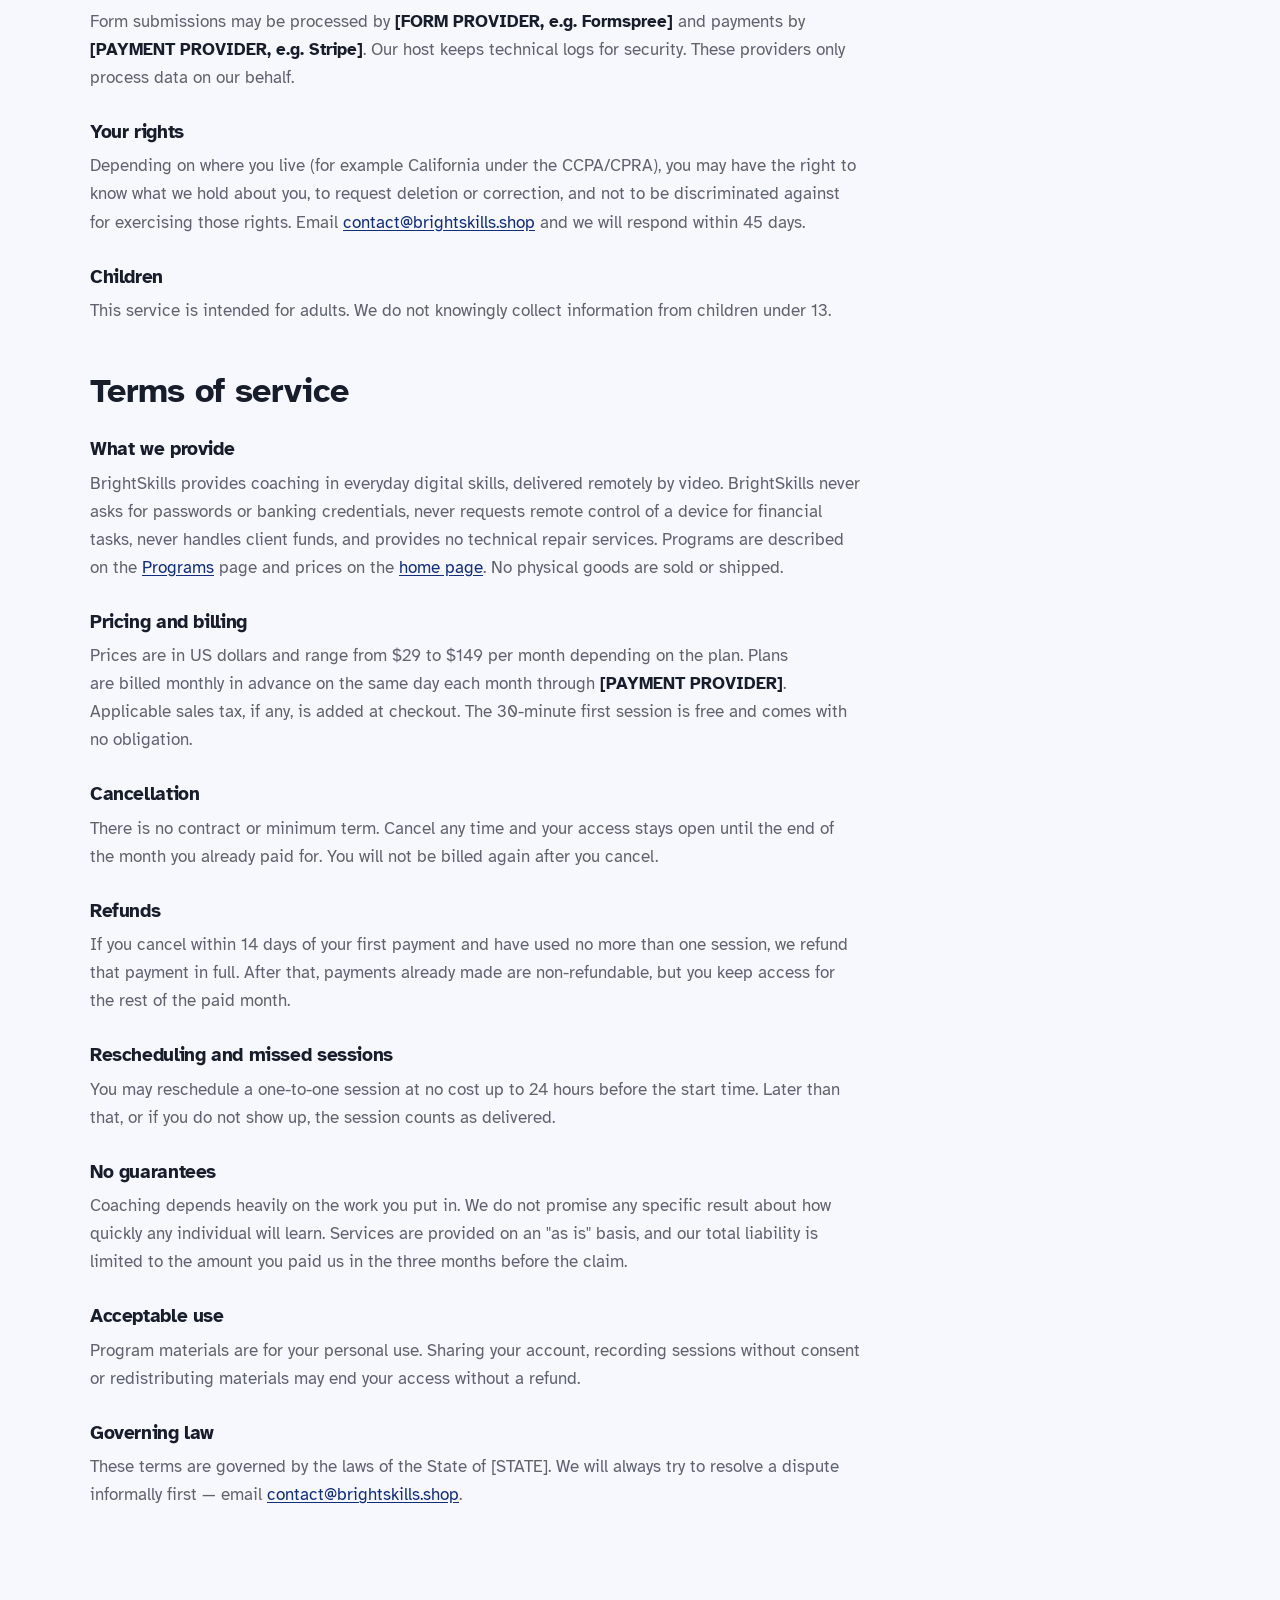
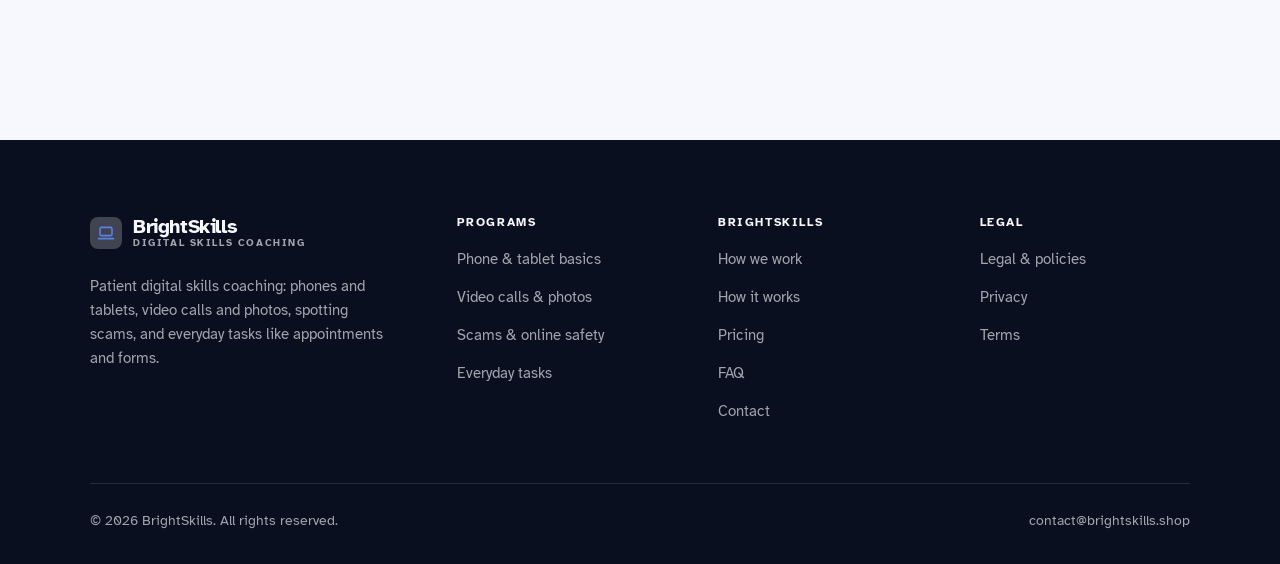
<file: legal.html>
<!DOCTYPE html>
<html lang="en" class="no-js">
<head>
<meta charset="utf-8">
<meta name="viewport" content="width=device-width, initial-scale=1">
<title>Legal, privacy and terms — BrightSkills</title>
<meta name="description" content="Business information, privacy policy and terms of service for BrightSkills.">
<meta name="robots" content="noindex">

<meta property="og:type" content="website">
<meta property="og:url" content="https://brightskills.shop/legal.html">
<meta property="og:site_name" content="BrightSkills">
<meta property="og:locale" content="en_US">
<meta property="og:title" content="Legal, privacy and terms — BrightSkills">
<meta property="og:description" content="Business information, privacy policy and terms of service for BrightSkills.">
<meta name="theme-color" content="#0a0f1f">

<link rel="icon" href="assets/img/favicon.svg" type="image/svg+xml">
<link rel="preconnect" href="https://fonts.googleapis.com">
<link rel="preconnect" href="https://fonts.gstatic.com" crossorigin>
<link rel="stylesheet" href="https://fonts.googleapis.com/css2?family=Atkinson+Hyperlegible:wght@400;700&display=swap">
<link rel="stylesheet" href="assets/css/style.css">

<!-- Thème appliqué avant le premier rendu (évite le flash) -->
<script>
document.documentElement.classList.remove('no-js');
(function(){try{var t=localStorage.getItem('site-theme');if(t){document.documentElement.setAttribute('data-theme',t);}}catch(e){}})();
</script>
</head>

<body>
<a class="skip-link" href="#main">Skip to main content</a>

<header class="site-header">
  <nav class="wrap nav" aria-label="Main navigation">
    <a class="brand" href="index.html">
      <svg class="brand__mark" viewBox="0 0 64 64" aria-hidden="true">
        <rect class="bm-bg" width="64" height="64" rx="16"/>
        <g class="bm-ic" transform="translate(14 14) scale(1.5)" fill="none" stroke-width="2.1" stroke-linecap="round" stroke-linejoin="round"><rect x="4" y="4.5" width="16" height="11" rx="2"/><path d="M2 19.5h20"/></g>
      </svg>
      <span>BrightSkills<span class="brand__sub">Digital skills coaching</span></span>
    </a>

    <ul class="nav__links" id="nav-links">
      <li><a href="index.html">Home</a></li>
      <li><a href="programs.html">Programs</a></li>
      <li><a href="index.html#pricing">Pricing</a></li>
      <li><a href="about.html">How we work</a></li>
      <li><a href="contact.html">Contact</a></li>
      <li><a class="btn btn--primary" href="contact.html">Free first session</a></li>
    </ul>

    <div class="nav__cta">
      <button class="theme-toggle" type="button" aria-label="Switch to dark theme">
        <svg class="icon-sun" viewBox="0 0 24 24" fill="none" stroke="currentColor" stroke-width="1.8" stroke-linecap="round" aria-hidden="true"><circle cx="12" cy="12" r="4"/><path d="M12 2v2m0 16v2M2 12h2m16 0h2M4.9 4.9l1.4 1.4m11.4 11.4 1.4 1.4M19.1 4.9l-1.4 1.4M6.3 17.7l-1.4 1.4"/></svg>
        <svg class="icon-moon" viewBox="0 0 24 24" fill="none" stroke="currentColor" stroke-width="1.8" stroke-linecap="round" stroke-linejoin="round" aria-hidden="true"><path d="M21 12.8A9 9 0 1 1 11.2 3a7 7 0 0 0 9.8 9.8z"/></svg>
      </button>
      <a class="btn btn--primary" href="contact.html">Free first session</a>
      <button class="nav__toggle" type="button" aria-expanded="false" aria-controls="nav-links" aria-label="Open menu">
        <svg class="icon-open" viewBox="0 0 24 24" fill="none" stroke="currentColor" stroke-width="2" stroke-linecap="round" aria-hidden="true"><path d="M3 6h18M3 12h18M3 18h18"/></svg>
        <svg class="icon-close" viewBox="0 0 24 24" fill="none" stroke="currentColor" stroke-width="2" stroke-linecap="round" aria-hidden="true"><path d="M6 6l12 12M18 6L6 18"/></svg>
      </button>
    </div>
  </nav>
</header>

<main id="main">

<section class="page-head">
  <div class="wrap">
    <nav class="breadcrumb" aria-label="Breadcrumb">
      <a href="index.html">Home</a><span>/</span><span aria-current="page">Legal &amp; policies</span>
    </nav>
    <h1>Legal, privacy and terms</h1>
    <p>Last updated: <time datetime="2026-09-21">September 21, 2026</time></p>
  </div>
</section>

<section class="section wrap">
  <div class="prose">

    <!--
      TO DO: this is a skeleton, not legal advice. Replace every [BRACKET] with
      your real details before selling, and have a lawyer review it if you can.
      Consumer protection rules differ by state.
    -->

    <h2 id="business">Business information</h2>
    <p>
      brightskills.shop is operated by <strong>[LEGAL NAME]</strong>, a [sole proprietorship / LLC / corporation]
      registered in [STATE].
    </p>
    <ul>
      <li>Mailing address: [BUSINESS ADDRESS]</li>
      <li>Email: <a href="mailto:contact@brightskills.shop">contact@brightskills.shop</a></li>
      <li>Owner: [YOUR NAME]</li>
      <li>EIN (if applicable): [EIN]</li>
    </ul>

    <h3>Hosting</h3>
    <p>
      This site is hosted by <strong>GitHub Pages</strong> (GitHub, Inc., 88 Colin P. Kelly Jr. Street,
      San Francisco, CA 94107). The domain is registered through Namecheap, Inc.
    </p>

    <h3>Intellectual property</h3>
    <p>
      All content on this site — text, illustrations, branding and coaching materials — is protected by
      copyright. You may not reproduce or redistribute it without written permission. Work you create during
      the program stays yours.
    </p>

    <h2 id="privacy">Privacy policy</h2>
    <p>
      We collect the minimum needed to answer you and deliver the coaching. We never sell your personal
      information, and we do not share it for cross-context behavioral advertising.
    </p>
    <h3>What we collect</h3>
    <ul>
      <li><strong>Contact form</strong>: name, email address, the program and level you select, and your message.</li>
      <li><strong>Clients</strong>: the work and recordings you send, written exchanges, and session history.</li>
      <li><strong>No analytics or advertising cookies</strong> are set by this site.</li>
    </ul>
    <p>
      The only thing stored in your browser is a display preference (light or dark theme). It never reaches us.
    </p>
    <h3>Why we keep it, and for how long</h3>
    <ul>
      <li>Replying to an inquiry: kept for 12 months.</li>
      <li>Delivering coaching: kept for the length of the engagement, then 3 years.</li>
      <li>Tax and accounting records: kept as long as the law requires, generally 7 years.</li>
    </ul>
    <h3>Service providers</h3>
    <p>
      Form submissions may be processed by <strong>[FORM PROVIDER, e.g. Formspree]</strong> and payments by
      <strong>[PAYMENT PROVIDER, e.g. Stripe]</strong>. Our host keeps technical logs for security. These
      providers only process data on our behalf.
    </p>
    <h3>Your rights</h3>
    <p>
      Depending on where you live (for example California under the CCPA/CPRA), you may have the right to
      know what we hold about you, to request deletion or correction, and not to be discriminated against for
      exercising those rights. Email <a href="mailto:contact@brightskills.shop">contact@brightskills.shop</a> and we will respond within 45 days.
    </p>
    <h3>Children</h3>
    <p>
      This service is intended for adults. We do not knowingly collect information from children under 13.
    </p>

    <h2 id="terms">Terms of service</h2>
    <h3>What we provide</h3>
    <p>
      BrightSkills provides coaching in everyday digital skills, delivered remotely by video. BrightSkills never asks for passwords or banking credentials, never requests remote control of a device for financial tasks, never handles client funds, and provides no technical repair services. Programs are described on the
      <a href="programs.html">Programs</a> page and prices on the <a href="index.html#pricing">home page</a>.
      No physical goods are sold or shipped.
    </p>
    <h3>Pricing and billing</h3>
    <p>
      Prices are in US dollars and range from $29 to $149 per month
      depending on the plan. Plans are billed monthly in advance on the same day each month through
      <strong>[PAYMENT PROVIDER]</strong>. Applicable sales tax, if any, is added at checkout.
      The 30-minute first session is free and comes with no obligation.
    </p>
    <h3>Cancellation</h3>
    <p>
      There is no contract or minimum term. Cancel any time and your access stays open until the end of the
      month you already paid for. You will not be billed again after you cancel.
    </p>
    <h3>Refunds</h3>
    <p>
      If you cancel within 14 days of your first payment and have used no more than one session, we refund
      that payment in full. After that, payments already made are non-refundable, but you keep access for the
      rest of the paid month.
    </p>
    <h3>Rescheduling and missed sessions</h3>
    <p>
      You may reschedule a one-to-one session at no cost up to 24 hours before the start time. Later than
      that, or if you do not show up, the session counts as delivered.
    </p>
    <h3>No guarantees</h3>
    <p>
      Coaching depends heavily on the work you put in. We do not promise any specific result
      about how quickly any individual will learn. Services are provided on an "as is" basis, and our total
      liability is limited to the amount you paid us in the three months before the claim.
    </p>
    <h3>Acceptable use</h3>
    <p>
      Program materials are for your personal use. Sharing your account, recording sessions without consent
      or redistributing materials may end your access without a refund.
    </p>
    <h3>Governing law</h3>
    <p>
      These terms are governed by the laws of the State of [STATE]. We will always try to resolve a dispute
      informally first — email <a href="mailto:contact@brightskills.shop">contact@brightskills.shop</a>.
    </p>

  </div>
</section>

</main>

<footer class="site-footer">
  <div class="wrap">
    <div class="footer__grid">
      <div class="footer__brand">
        <a class="brand" href="index.html">
          <svg class="brand__mark" viewBox="0 0 64 64" aria-hidden="true">
        <rect class="bm-bg" width="64" height="64" rx="16"/>
        <g class="bm-ic" transform="translate(14 14) scale(1.5)" fill="none" stroke-width="2.1" stroke-linecap="round" stroke-linejoin="round"><rect x="4" y="4.5" width="16" height="11" rx="2"/><path d="M2 19.5h20"/></g>
      </svg>
          <span>BrightSkills<span class="brand__sub">Digital skills coaching</span></span>
        </a>
        <p>Patient digital skills coaching: phones and tablets, video calls and photos, spotting scams, and everyday tasks like appointments and forms.</p>
      </div>

      <div class="footer__col">
        <h4>Programs</h4>
        <ul>
          <li><a href="programs.html#basics">Phone &amp; tablet basics</a></li>
          <li><a href="programs.html#family">Video calls &amp; photos</a></li>
          <li><a href="programs.html#safety">Scams &amp; online safety</a></li>
          <li><a href="programs.html#everyday">Everyday tasks</a></li>
        </ul>
      </div>

      <div class="footer__col">
        <h4>BrightSkills</h4>
        <ul>
          <li><a href="about.html">How we work</a></li>
          <li><a href="index.html#how-it-works">How it works</a></li>
          <li><a href="index.html#pricing">Pricing</a></li>
          <li><a href="index.html#faq">FAQ</a></li>
          <li><a href="contact.html">Contact</a></li>
        </ul>
      </div>

      <div class="footer__col">
        <h4>Legal</h4>
        <ul>
          <li><a href="legal.html">Legal &amp; policies</a></li>
          <li><a href="legal.html#privacy">Privacy</a></li>
          <li><a href="legal.html#terms">Terms</a></li>
        </ul>
      </div>
    </div>

    <div class="footer__bottom">
      <p>© <span data-year>2026</span> BrightSkills. All rights reserved.</p>
      <p><a href="mailto:contact@brightskills.shop">contact@brightskills.shop</a></p>
    </div>
  </div>
</footer>

<script src="assets/js/main.js" defer></script>
</body>
</html>
</file>
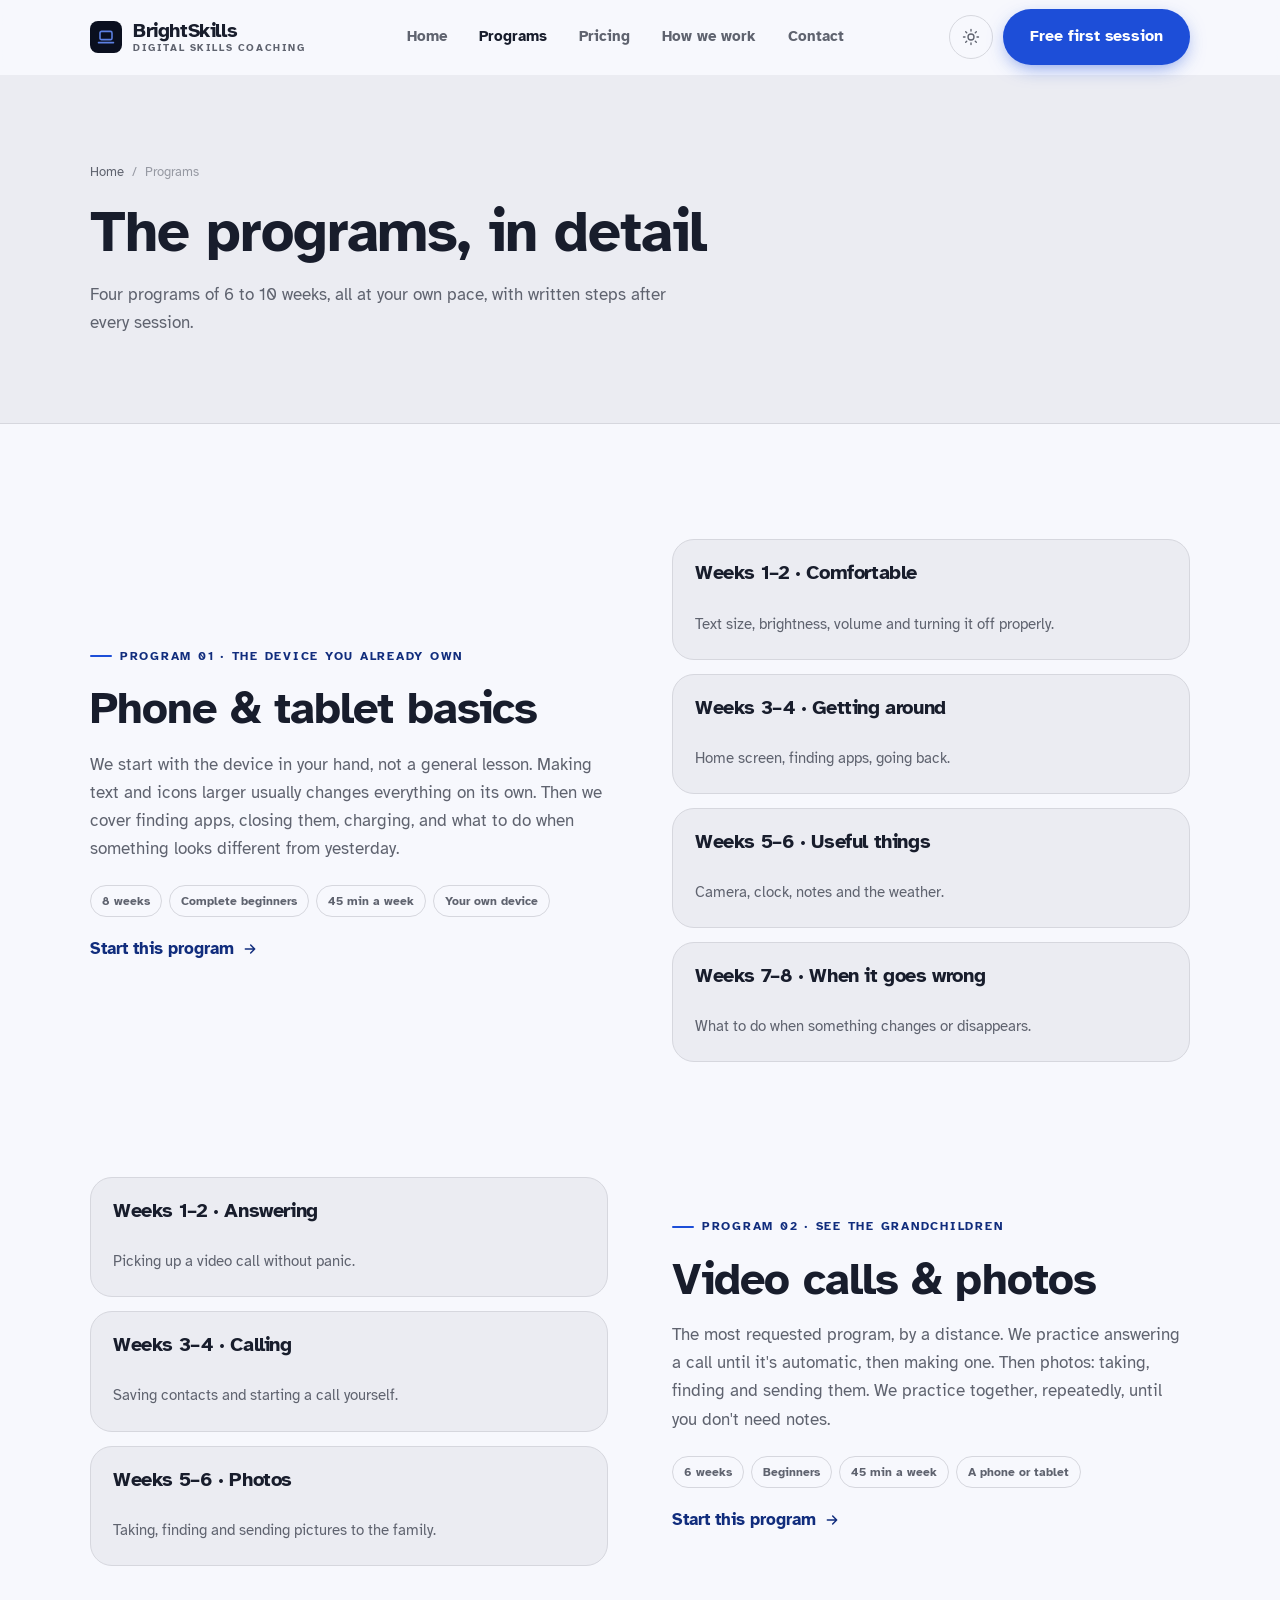
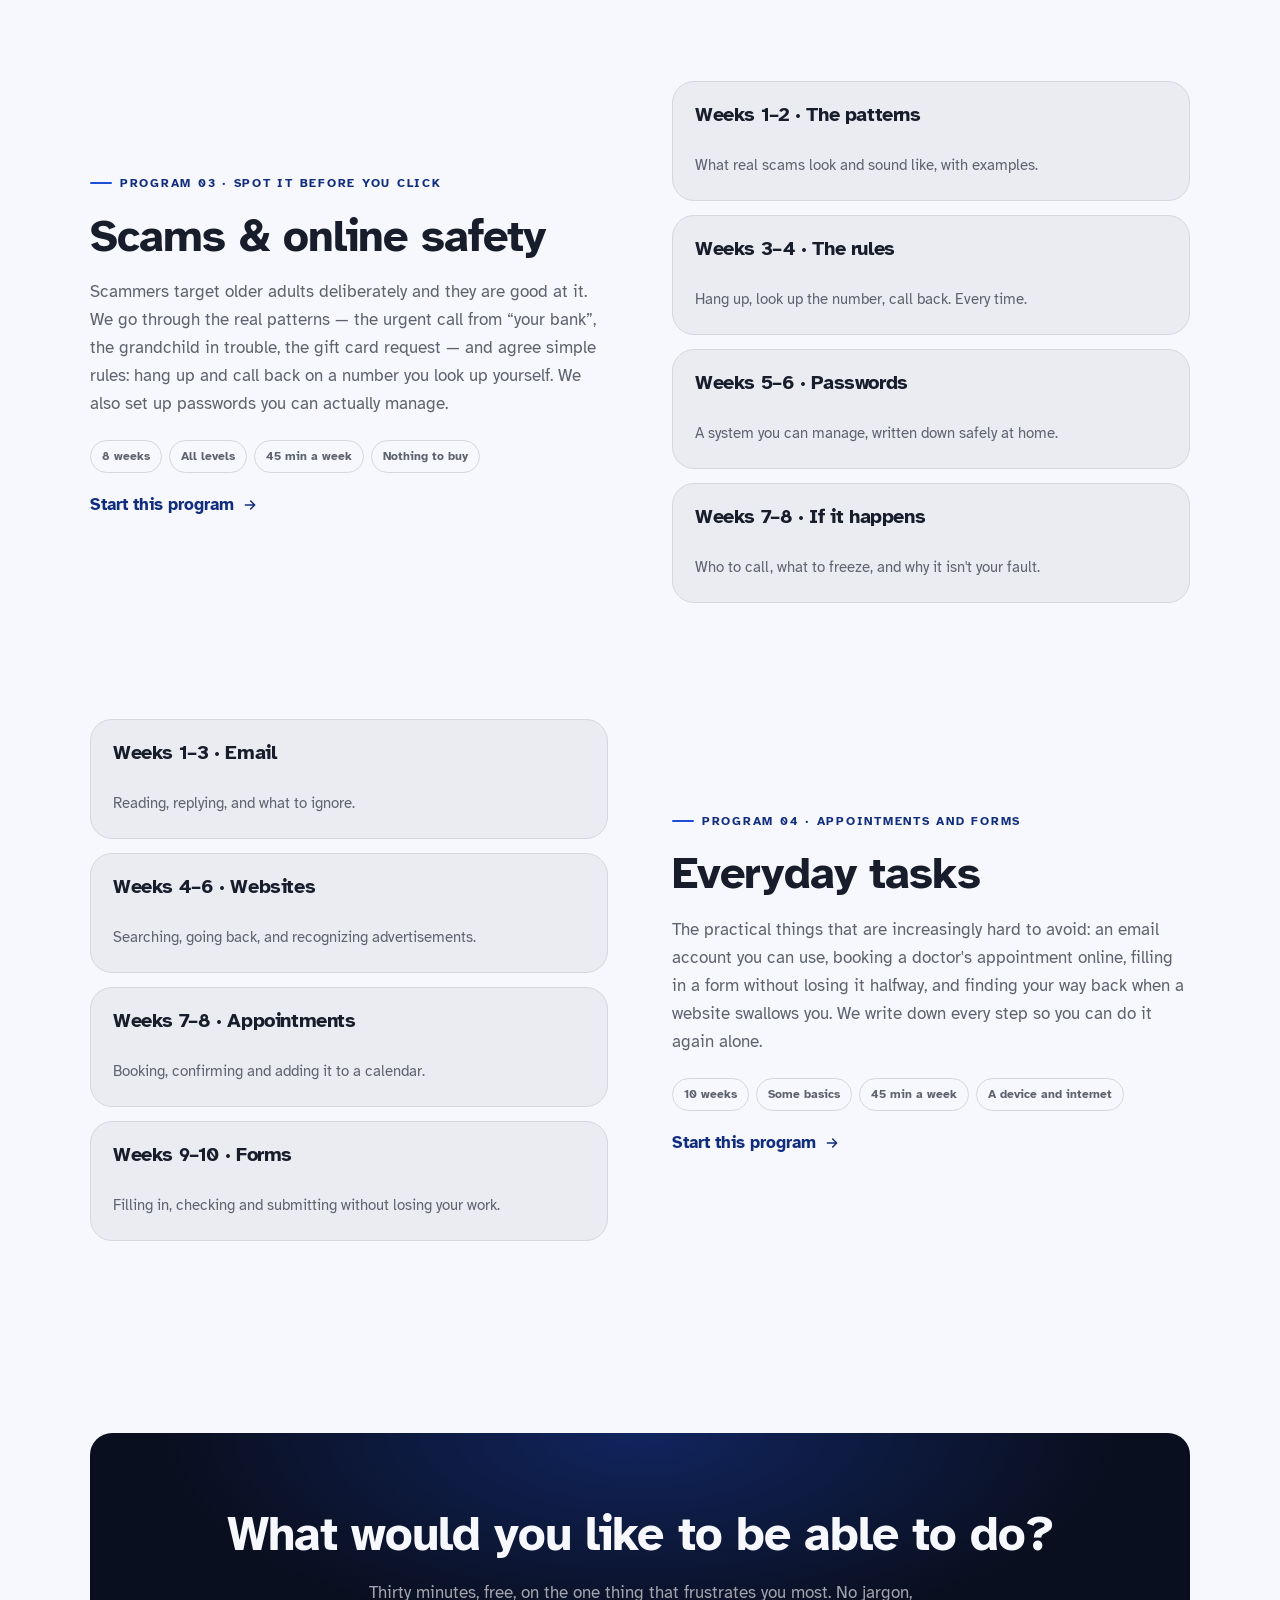
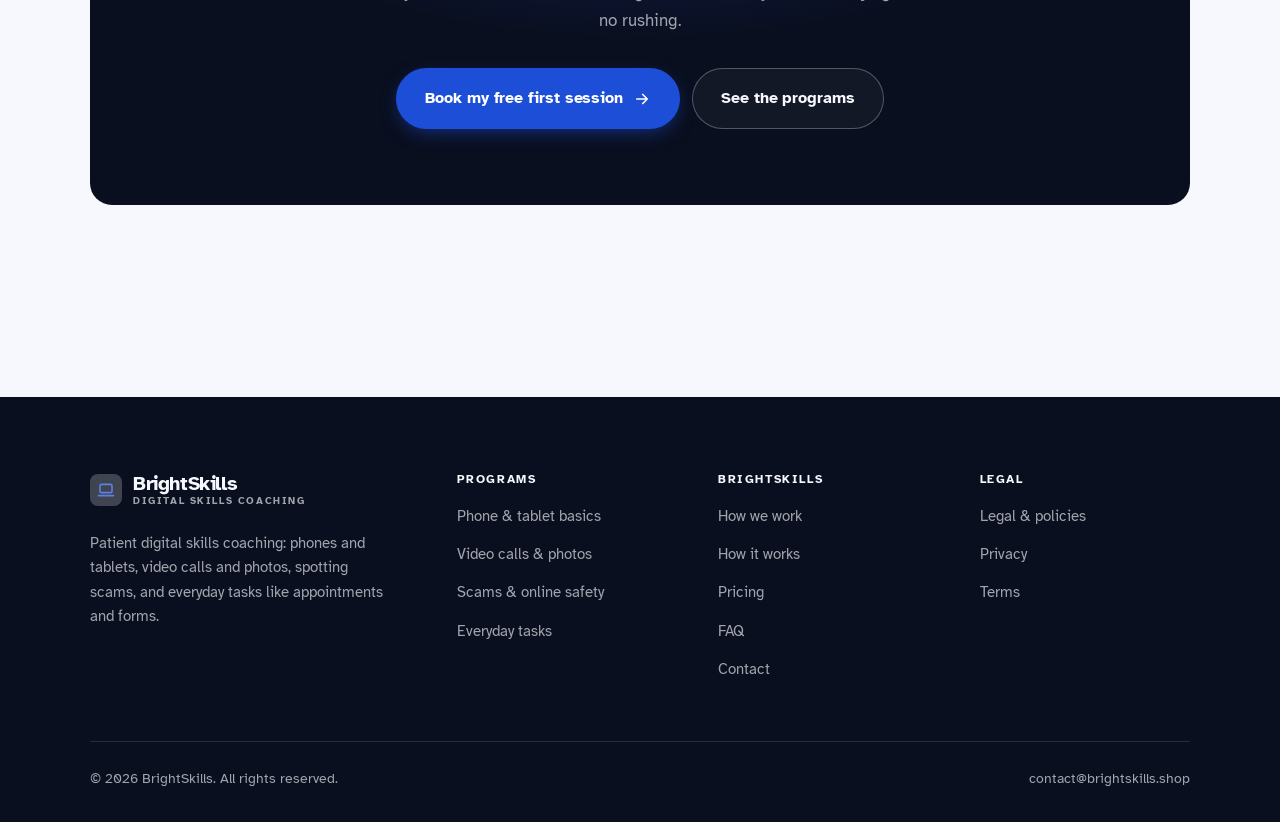
<file: programs.html>
<!DOCTYPE html>
<html lang="en" class="no-js">
<head>
<meta charset="utf-8">
<meta name="viewport" content="width=device-width, initial-scale=1">
<title>Programs — BrightSkills</title>
<meta name="description" content="Digital skills programs: phone and tablet basics, video calls and photos, scams and online safety, everyday tasks.">
<link rel="canonical" href="https://brightskills.shop/programs.html">

<meta property="og:type" content="website">
<meta property="og:url" content="https://brightskills.shop/programs.html">
<meta property="og:site_name" content="BrightSkills">
<meta property="og:locale" content="en_US">
<meta property="og:title" content="Programs — BrightSkills">
<meta property="og:description" content="Digital skills programs: phone and tablet basics, video calls and photos, scams and online safety, everyday tasks.">
<meta name="theme-color" content="#0a0f1f">

<link rel="icon" href="assets/img/favicon.svg" type="image/svg+xml">
<link rel="preconnect" href="https://fonts.googleapis.com">
<link rel="preconnect" href="https://fonts.gstatic.com" crossorigin>
<link rel="stylesheet" href="https://fonts.googleapis.com/css2?family=Atkinson+Hyperlegible:wght@400;700&display=swap">
<link rel="stylesheet" href="assets/css/style.css">

<!-- Thème appliqué avant le premier rendu (évite le flash) -->
<script>
document.documentElement.classList.remove('no-js');
(function(){try{var t=localStorage.getItem('site-theme');if(t){document.documentElement.setAttribute('data-theme',t);}}catch(e){}})();
</script>
</head>

<body>
<a class="skip-link" href="#main">Skip to main content</a>

<header class="site-header">
  <nav class="wrap nav" aria-label="Main navigation">
    <a class="brand" href="index.html">
      <svg class="brand__mark" viewBox="0 0 64 64" aria-hidden="true">
        <rect class="bm-bg" width="64" height="64" rx="16"/>
        <g class="bm-ic" transform="translate(14 14) scale(1.5)" fill="none" stroke-width="2.1" stroke-linecap="round" stroke-linejoin="round"><rect x="4" y="4.5" width="16" height="11" rx="2"/><path d="M2 19.5h20"/></g>
      </svg>
      <span>BrightSkills<span class="brand__sub">Digital skills coaching</span></span>
    </a>

    <ul class="nav__links" id="nav-links">
      <li><a href="index.html">Home</a></li>
      <li><a href="programs.html" aria-current="page">Programs</a></li>
      <li><a href="index.html#pricing">Pricing</a></li>
      <li><a href="about.html">How we work</a></li>
      <li><a href="contact.html">Contact</a></li>
      <li><a class="btn btn--primary" href="contact.html">Free first session</a></li>
    </ul>

    <div class="nav__cta">
      <button class="theme-toggle" type="button" aria-label="Switch to dark theme">
        <svg class="icon-sun" viewBox="0 0 24 24" fill="none" stroke="currentColor" stroke-width="1.8" stroke-linecap="round" aria-hidden="true"><circle cx="12" cy="12" r="4"/><path d="M12 2v2m0 16v2M2 12h2m16 0h2M4.9 4.9l1.4 1.4m11.4 11.4 1.4 1.4M19.1 4.9l-1.4 1.4M6.3 17.7l-1.4 1.4"/></svg>
        <svg class="icon-moon" viewBox="0 0 24 24" fill="none" stroke="currentColor" stroke-width="1.8" stroke-linecap="round" stroke-linejoin="round" aria-hidden="true"><path d="M21 12.8A9 9 0 1 1 11.2 3a7 7 0 0 0 9.8 9.8z"/></svg>
      </button>
      <a class="btn btn--primary" href="contact.html">Free first session</a>
      <button class="nav__toggle" type="button" aria-expanded="false" aria-controls="nav-links" aria-label="Open menu">
        <svg class="icon-open" viewBox="0 0 24 24" fill="none" stroke="currentColor" stroke-width="2" stroke-linecap="round" aria-hidden="true"><path d="M3 6h18M3 12h18M3 18h18"/></svg>
        <svg class="icon-close" viewBox="0 0 24 24" fill="none" stroke="currentColor" stroke-width="2" stroke-linecap="round" aria-hidden="true"><path d="M6 6l12 12M18 6L6 18"/></svg>
      </button>
    </div>
  </nav>
</header>

<main id="main">

<section class="page-head">
  <div class="wrap">
    <nav class="breadcrumb" aria-label="Breadcrumb">
      <a href="index.html">Home</a><span>/</span><span aria-current="page">Programs</span>
    </nav>
    <h1>The programs, in detail</h1>
    <p>Four programs of 6 to 10 weeks, all at your own pace, with written steps after every session.</p>
  </div>
</section>

<section class="section wrap" id="basics">
  <div class="split reveal">
    <div>
      <span class="eyebrow">Program 01 · The device you already own</span>
      <h2>Phone &amp; tablet basics</h2>
      <p>We start with the device in your hand, not a general lesson. Making text and icons larger usually changes everything on its own. Then we cover finding apps, closing them, charging, and what to do when something looks different from yesterday.</p>
      <ul class="tags"><li>8 weeks</li><li>Complete beginners</li><li>45 min a week</li><li>Your own device</li></ul>
      <p><a class="arrow-link" href="contact.html">Start this program <svg viewBox="0 0 24 24" fill="none" stroke="currentColor" stroke-width="2.2" stroke-linecap="round" stroke-linejoin="round" aria-hidden="true"><path d="M5 12h14M13 6l6 6-6 6"/></svg></a></p>
    </div>
    <div class="grid grid--2 grid--tight">
      <article class="card card--sm">
        <h3>Weeks 1–2 · Comfortable</h3>
        <p>Text size, brightness, volume and turning it off properly.</p>
      </article>
      <article class="card card--sm">
        <h3>Weeks 3–4 · Getting around</h3>
        <p>Home screen, finding apps, going back.</p>
      </article>
      <article class="card card--sm">
        <h3>Weeks 5–6 · Useful things</h3>
        <p>Camera, clock, notes and the weather.</p>
      </article>
      <article class="card card--sm">
        <h3>Weeks 7–8 · When it goes wrong</h3>
        <p>What to do when something changes or disappears.</p>
      </article>
    </div>
  </div>
</section>

<section class="section section--flush wrap" id="family">
  <div class="split reveal">
    <div class="grid grid--2 grid--tight">
      <article class="card card--sm">
        <h3>Weeks 1–2 · Answering</h3>
        <p>Picking up a video call without panic.</p>
      </article>
      <article class="card card--sm">
        <h3>Weeks 3–4 · Calling</h3>
        <p>Saving contacts and starting a call yourself.</p>
      </article>
      <article class="card card--sm">
        <h3>Weeks 5–6 · Photos</h3>
        <p>Taking, finding and sending pictures to the family.</p>
      </article>
    </div>
    <div>
      <span class="eyebrow">Program 02 · See the grandchildren</span>
      <h2>Video calls &amp; photos</h2>
      <p>The most requested program, by a distance. We practice answering a call until it's automatic, then making one. Then photos: taking, finding and sending them. We practice together, repeatedly, until you don't need notes.</p>
      <ul class="tags"><li>6 weeks</li><li>Beginners</li><li>45 min a week</li><li>A phone or tablet</li></ul>
      <p><a class="arrow-link" href="contact.html">Start this program <svg viewBox="0 0 24 24" fill="none" stroke="currentColor" stroke-width="2.2" stroke-linecap="round" stroke-linejoin="round" aria-hidden="true"><path d="M5 12h14M13 6l6 6-6 6"/></svg></a></p>
    </div>
  </div>
</section>

<section class="section section--flush wrap" id="safety">
  <div class="split reveal">
    <div>
      <span class="eyebrow">Program 03 · Spot it before you click</span>
      <h2>Scams &amp; online safety</h2>
      <p>Scammers target older adults deliberately and they are good at it. We go through the real patterns — the urgent call from “your bank”, the grandchild in trouble, the gift card request — and agree simple rules: hang up and call back on a number you look up yourself. We also set up passwords you can actually manage.</p>
      <ul class="tags"><li>8 weeks</li><li>All levels</li><li>45 min a week</li><li>Nothing to buy</li></ul>
      <p><a class="arrow-link" href="contact.html">Start this program <svg viewBox="0 0 24 24" fill="none" stroke="currentColor" stroke-width="2.2" stroke-linecap="round" stroke-linejoin="round" aria-hidden="true"><path d="M5 12h14M13 6l6 6-6 6"/></svg></a></p>
    </div>
    <div class="grid grid--2 grid--tight">
      <article class="card card--sm">
        <h3>Weeks 1–2 · The patterns</h3>
        <p>What real scams look and sound like, with examples.</p>
      </article>
      <article class="card card--sm">
        <h3>Weeks 3–4 · The rules</h3>
        <p>Hang up, look up the number, call back. Every time.</p>
      </article>
      <article class="card card--sm">
        <h3>Weeks 5–6 · Passwords</h3>
        <p>A system you can manage, written down safely at home.</p>
      </article>
      <article class="card card--sm">
        <h3>Weeks 7–8 · If it happens</h3>
        <p>Who to call, what to freeze, and why it isn't your fault.</p>
      </article>
    </div>
  </div>
</section>

<section class="section section--flush wrap" id="everyday">
  <div class="split reveal">
    <div class="grid grid--2 grid--tight">
      <article class="card card--sm">
        <h3>Weeks 1–3 · Email</h3>
        <p>Reading, replying, and what to ignore.</p>
      </article>
      <article class="card card--sm">
        <h3>Weeks 4–6 · Websites</h3>
        <p>Searching, going back, and recognizing advertisements.</p>
      </article>
      <article class="card card--sm">
        <h3>Weeks 7–8 · Appointments</h3>
        <p>Booking, confirming and adding it to a calendar.</p>
      </article>
      <article class="card card--sm">
        <h3>Weeks 9–10 · Forms</h3>
        <p>Filling in, checking and submitting without losing your work.</p>
      </article>
    </div>
    <div>
      <span class="eyebrow">Program 04 · Appointments and forms</span>
      <h2>Everyday tasks</h2>
      <p>The practical things that are increasingly hard to avoid: an email account you can use, booking a doctor's appointment online, filling in a form without losing it halfway, and finding your way back when a website swallows you. We write down every step so you can do it again alone.</p>
      <ul class="tags"><li>10 weeks</li><li>Some basics</li><li>45 min a week</li><li>A device and internet</li></ul>
      <p><a class="arrow-link" href="contact.html">Start this program <svg viewBox="0 0 24 24" fill="none" stroke="currentColor" stroke-width="2.2" stroke-linecap="round" stroke-linejoin="round" aria-hidden="true"><path d="M5 12h14M13 6l6 6-6 6"/></svg></a></p>
    </div>
  </div>
</section>

<section class="wrap section--tight">
  <div class="cta-band reveal">
    <h2>What would you like to be able to do?</h2>
    <p>Thirty minutes, free, on the one thing that frustrates you most. No jargon, no rushing.</p>
    <div class="hero__actions">
      <a class="btn btn--primary btn--lg" href="contact.html">Book my free first session <svg viewBox="0 0 24 24" fill="none" stroke="currentColor" stroke-width="2.2" stroke-linecap="round" stroke-linejoin="round" aria-hidden="true"><path d="M5 12h14M13 6l6 6-6 6"/></svg></a>
      <a class="btn btn--on-dark btn--lg" href="programs.html">See the programs</a>
    </div>
  </div>
</section>

</main>

<footer class="site-footer">
  <div class="wrap">
    <div class="footer__grid">
      <div class="footer__brand">
        <a class="brand" href="index.html">
          <svg class="brand__mark" viewBox="0 0 64 64" aria-hidden="true">
        <rect class="bm-bg" width="64" height="64" rx="16"/>
        <g class="bm-ic" transform="translate(14 14) scale(1.5)" fill="none" stroke-width="2.1" stroke-linecap="round" stroke-linejoin="round"><rect x="4" y="4.5" width="16" height="11" rx="2"/><path d="M2 19.5h20"/></g>
      </svg>
          <span>BrightSkills<span class="brand__sub">Digital skills coaching</span></span>
        </a>
        <p>Patient digital skills coaching: phones and tablets, video calls and photos, spotting scams, and everyday tasks like appointments and forms.</p>
      </div>

      <div class="footer__col">
        <h4>Programs</h4>
        <ul>
          <li><a href="programs.html#basics">Phone &amp; tablet basics</a></li>
          <li><a href="programs.html#family">Video calls &amp; photos</a></li>
          <li><a href="programs.html#safety">Scams &amp; online safety</a></li>
          <li><a href="programs.html#everyday">Everyday tasks</a></li>
        </ul>
      </div>

      <div class="footer__col">
        <h4>BrightSkills</h4>
        <ul>
          <li><a href="about.html">How we work</a></li>
          <li><a href="index.html#how-it-works">How it works</a></li>
          <li><a href="index.html#pricing">Pricing</a></li>
          <li><a href="index.html#faq">FAQ</a></li>
          <li><a href="contact.html">Contact</a></li>
        </ul>
      </div>

      <div class="footer__col">
        <h4>Legal</h4>
        <ul>
          <li><a href="legal.html">Legal &amp; policies</a></li>
          <li><a href="legal.html#privacy">Privacy</a></li>
          <li><a href="legal.html#terms">Terms</a></li>
        </ul>
      </div>
    </div>

    <div class="footer__bottom">
      <p>© <span data-year>2026</span> BrightSkills. All rights reserved.</p>
      <p><a href="mailto:contact@brightskills.shop">contact@brightskills.shop</a></p>
    </div>
  </div>
</footer>

<script src="assets/js/main.js" defer></script>
</body>
</html>
</file>
<file: assets/css/style.css>
/* BrightSkills — couleurs et polices de la marque.
   Modifier ces valeurs suffit à changer l'identité visuelle de tout le site. */
:root {
  --c-accent:    #1d4ed8;
  --c-on-accent: #ffffff;
  --c-ink:       #0a0f1f;
  --c-paper:     #f7f8fd;

  --accent-ink-light: color-mix(in srgb, var(--c-accent) 58%, black);
  --accent-on-dark:   color-mix(in srgb, var(--c-accent) 72%, white);

  --font-display: "Atkinson Hyperlegible", system-ui, -apple-system, "Segoe UI", sans-serif;
  --font-body: "Atkinson Hyperlegible", system-ui, -apple-system, "Segoe UI", sans-serif;
  --display-weight: 700;
  --display-tracking: -.02em;
}

/* ==========================================================================
   Feuille de style commune aux sites de coaching
   Les couleurs de marque (--c-accent, --c-on-accent, --c-ink, --c-paper) et
   les polices sont définies juste au-dessus, par site. Tout le reste en dérive.
   ========================================================================== */

/* --------------------------------------------------------------------------
   1. Tokens dérivés
   -------------------------------------------------------------------------- */

:root {
  /* Thème clair */
  --paper:      var(--c-paper);
  --paper-2:    color-mix(in srgb, var(--c-paper) 95%, var(--c-ink));
  --paper-3:    color-mix(in srgb, var(--c-paper) 89%, var(--c-ink));
  --line:       color-mix(in srgb, var(--c-paper) 86%, var(--c-ink));
  --text:       color-mix(in srgb, var(--c-ink) 94%, var(--c-paper));
  --muted:      color-mix(in srgb, var(--c-ink) 64%, var(--c-paper));
  --accent:     var(--c-accent);
  --accent-600: color-mix(in srgb, var(--c-accent) 86%, black);
  --accent-ink: var(--accent-ink-light);
  --on-accent:  var(--c-on-accent);
  --ink:        var(--c-ink);
  --ink-soft:   color-mix(in srgb, var(--c-ink) 90%, white);
  --on-ink:     var(--c-paper);
  --on-ink-mut: color-mix(in srgb, var(--c-paper) 64%, var(--c-ink));
  --brand-bg:   var(--c-ink);

  /* Rayons */
  --r-sm: 8px;
  --r-md: 14px;
  --r-lg: 22px;
  --r-full: 999px;

  /* Ombres */
  --sh-1: 0 1px 2px rgba(0, 0, 0, .05), 0 2px 8px rgba(0, 0, 0, .04);
  --sh-2: 0 2px 4px rgba(0, 0, 0, .05), 0 12px 32px rgba(0, 0, 0, .09);
  --sh-3: 0 4px 8px rgba(0, 0, 0, .06), 0 24px 56px rgba(0, 0, 0, .14);

  /* Rythme */
  --gutter: clamp(16px, 4vw, 40px);
  --maxw: 1180px;
  --section-y: clamp(64px, 9vw, 124px);

  --ease: cubic-bezier(.22, .61, .36, 1);
}

/* Thème sombre — suit le système, sauf si l'utilisateur a choisi « clair » */
@media (prefers-color-scheme: dark) {
  :root:not([data-theme="light"]) {
    --paper:      var(--c-ink);
    --paper-2:    color-mix(in srgb, var(--c-ink) 92%, white);
    --paper-3:    color-mix(in srgb, var(--c-ink) 86%, white);
    --line:       color-mix(in srgb, var(--c-ink) 80%, white);
    --text:       color-mix(in srgb, var(--c-paper) 94%, var(--c-ink));
    --muted:      color-mix(in srgb, var(--c-paper) 66%, var(--c-ink));
    --accent-ink: var(--accent-on-dark);
    --ink:        color-mix(in srgb, var(--c-ink) 72%, black);
    --brand-bg:   color-mix(in srgb, var(--c-ink) 80%, white);
    --sh-1: 0 1px 2px rgba(0, 0, 0, .4), 0 2px 8px rgba(0, 0, 0, .3);
    --sh-2: 0 2px 4px rgba(0, 0, 0, .4), 0 12px 32px rgba(0, 0, 0, .45);
    --sh-3: 0 4px 8px rgba(0, 0, 0, .45), 0 24px 56px rgba(0, 0, 0, .55);
  }
}

/* Thème sombre — choix explicite */
:root[data-theme="dark"] {
  --paper:      var(--c-ink);
  --paper-2:    color-mix(in srgb, var(--c-ink) 92%, white);
  --paper-3:    color-mix(in srgb, var(--c-ink) 86%, white);
  --line:       color-mix(in srgb, var(--c-ink) 80%, white);
  --text:       color-mix(in srgb, var(--c-paper) 94%, var(--c-ink));
  --muted:      color-mix(in srgb, var(--c-paper) 66%, var(--c-ink));
  --accent-ink: var(--accent-on-dark);
  --ink:        color-mix(in srgb, var(--c-ink) 72%, black);
  --brand-bg:   color-mix(in srgb, var(--c-ink) 80%, white);
  --sh-1: 0 1px 2px rgba(0, 0, 0, .4), 0 2px 8px rgba(0, 0, 0, .3);
  --sh-2: 0 2px 4px rgba(0, 0, 0, .4), 0 12px 32px rgba(0, 0, 0, .45);
  --sh-3: 0 4px 8px rgba(0, 0, 0, .45), 0 24px 56px rgba(0, 0, 0, .55);
}

/* --------------------------------------------------------------------------
   2. Reset / base
   -------------------------------------------------------------------------- */

*, *::before, *::after { box-sizing: border-box; }

* { margin: 0; }

html {
  -webkit-text-size-adjust: 100%;
  scroll-behavior: smooth;
  scroll-padding-top: 88px;
}

body {
  background: var(--paper);
  color: var(--text);
  font-family: var(--font-body);
  font-size: 17px;
  line-height: 1.65;
  -webkit-font-smoothing: antialiased;
  text-rendering: optimizeLegibility;
  overflow-x: hidden;
}

img, svg, video { display: block; max-width: 100%; height: auto; }

a { color: inherit; text-decoration: none; }

button, input, textarea, select { font: inherit; color: inherit; }

h1, h2, h3, h4 {
  font-family: var(--font-display);
  font-weight: var(--display-weight);
  line-height: 1.08;
  letter-spacing: var(--display-tracking);
  text-wrap: balance;
}

p { text-wrap: pretty; }

:focus-visible {
  outline: 3px solid var(--accent);
  outline-offset: 3px;
  border-radius: 4px;
}

::selection { background: var(--accent); color: var(--on-accent); }

/* --------------------------------------------------------------------------
   3. Utilitaires de mise en page
   -------------------------------------------------------------------------- */

.wrap {
  width: 100%;
  max-width: var(--maxw);
  margin-inline: auto;
  padding-inline: var(--gutter);
}

.section { padding-block: var(--section-y); }
.section--flush { padding-top: 0; }
.section--tight { padding-block: clamp(48px, 6vw, 80px); }

.skip-link {
  position: absolute;
  left: 12px;
  top: -100px;
  z-index: 200;
  background: var(--accent);
  color: var(--on-accent);
  padding: 12px 20px;
  border-radius: var(--r-sm);
  font-weight: 600;
  transition: top .2s var(--ease);
}
.skip-link:focus { top: 12px; }

.eyebrow {
  display: inline-flex;
  align-items: center;
  gap: 8px;
  font-size: .78rem;
  font-weight: 650;
  letter-spacing: .14em;
  text-transform: uppercase;
  color: var(--accent-ink);
  margin-bottom: 18px;
}
.eyebrow::before {
  content: "";
  width: 22px;
  height: 2px;
  background: var(--accent);
  border-radius: 2px;
}

.section-head { max-width: 62ch; margin-bottom: clamp(36px, 5vw, 60px); }
.section-head h2 { font-size: clamp(2rem, 4.4vw, 3.1rem); }
.section-head p {
  margin-top: 18px;
  color: var(--muted);
  font-size: clamp(1rem, 1.6vw, 1.12rem);
  max-width: 58ch;
}

.section-head--center { margin-inline: auto; text-align: center; }
.section-head--center .eyebrow { justify-content: center; }
.section-head--center p { margin-inline: auto; }

/* --------------------------------------------------------------------------
   4. Boutons
   -------------------------------------------------------------------------- */

.btn {
  display: inline-flex;
  align-items: center;
  justify-content: center;
  gap: 10px;
  padding: 14px 26px;
  border: 1px solid transparent;
  border-radius: var(--r-full);
  font-weight: 620;
  font-size: .98rem;
  letter-spacing: -.005em;
  cursor: pointer;
  white-space: nowrap;
  transition: transform .18s var(--ease), background-color .18s var(--ease),
              border-color .18s var(--ease), box-shadow .18s var(--ease), color .18s var(--ease);
}
.btn:hover { transform: translateY(-2px); }
.btn:active { transform: translateY(0); }

.btn--primary {
  background: var(--accent);
  color: var(--on-accent);
  box-shadow: 0 6px 20px -6px color-mix(in srgb, var(--c-accent) 65%, transparent);
}
.btn--primary:hover {
  background: var(--accent-600);
  box-shadow: 0 12px 28px -8px color-mix(in srgb, var(--c-accent) 70%, transparent);
}

.btn--ghost {
  border-color: var(--line);
  background: transparent;
  color: var(--text);
}
.btn--ghost:hover { border-color: var(--accent); color: var(--accent-ink); }

.btn--on-dark {
  border-color: color-mix(in srgb, var(--c-paper) 28%, transparent);
  color: var(--on-ink);
  background: color-mix(in srgb, var(--c-paper) 4%, transparent);
}
.btn--on-dark:hover {
  border-color: color-mix(in srgb, var(--c-paper) 60%, transparent);
  background: color-mix(in srgb, var(--c-paper) 10%, transparent);
}

.btn--lg { padding: 16px 28px; font-size: 1.02rem; }
.btn--block { width: 100%; }

.btn svg { width: 18px; height: 18px; flex: none; }

@media (max-width: 420px) {
  .btn--lg { padding: 15px 22px; font-size: 1rem; white-space: normal; text-align: center; }
}

/* Lien fléché */
.arrow-link {
  display: inline-flex;
  align-items: center;
  gap: 8px;
  font-weight: 620;
  color: var(--accent-ink);
}
.arrow-link svg { width: 16px; height: 16px; transition: transform .18s var(--ease); }
.arrow-link:hover svg { transform: translateX(4px); }

/* --------------------------------------------------------------------------
   5. En-tête / navigation
   -------------------------------------------------------------------------- */

.site-header {
  position: sticky;
  top: 0;
  z-index: 100;
  background: color-mix(in srgb, var(--paper) 82%, transparent);
  backdrop-filter: saturate(180%) blur(14px);
  -webkit-backdrop-filter: saturate(180%) blur(14px);
  border-bottom: 1px solid transparent;
  transition: border-color .25s var(--ease), background-color .25s var(--ease);
}
.site-header.is-stuck {
  border-bottom-color: var(--line);
  background: color-mix(in srgb, var(--paper) 94%, transparent);
}

.nav {
  display: flex;
  align-items: center;
  justify-content: space-between;
  gap: 24px;
  height: 74px;
}

.brand {
  display: inline-flex;
  align-items: center;
  gap: 11px;
  font-family: var(--font-display);
  font-weight: var(--display-weight);
  font-size: 1.24rem;
  letter-spacing: var(--display-tracking);
  flex: none;
  line-height: 1.1;
}
.brand__mark { width: 32px; height: 32px; flex: none; }
.brand__mark .bm-bg { fill: var(--brand-bg); }
.brand__mark .bm-ic { stroke: var(--accent-on-dark); color: var(--accent-on-dark); }
.brand__sub {
  display: block;
  font-family: var(--font-body);
  font-size: .62rem;
  font-weight: 550;
  letter-spacing: .16em;
  text-transform: uppercase;
  color: var(--muted);
  margin-top: 1px;
}

.nav__links {
  display: flex;
  align-items: center;
  gap: 4px;
  list-style: none;
  padding: 0;
}
.nav__links a {
  display: block;
  padding: 9px 14px;
  border-radius: var(--r-full);
  font-size: .95rem;
  font-weight: 520;
  color: var(--muted);
  transition: color .16s var(--ease), background-color .16s var(--ease);
}
.nav__links a:hover { color: var(--text); background: var(--paper-2); }
.nav__links a[aria-current="page"] { color: var(--text); font-weight: 620; }
.nav__links .btn { display: none; }

.nav__cta { display: flex; align-items: center; gap: 10px; flex: none; }

.nav__toggle {
  display: none;
  width: 44px;
  height: 44px;
  align-items: center;
  justify-content: center;
  background: transparent;
  border: 1px solid var(--line);
  border-radius: var(--r-full);
  cursor: pointer;
}
.nav__toggle svg { width: 20px; height: 20px; }
.nav__toggle .icon-close { display: none; }
.nav__toggle[aria-expanded="true"] .icon-open { display: none; }
.nav__toggle[aria-expanded="true"] .icon-close { display: block; }

@media (max-width: 900px) {
  .nav__links, .nav__cta .btn { display: none; }
  .nav__toggle { display: inline-flex; }

  .nav__links {
    position: fixed;
    inset: 74px 0 auto;
    flex-direction: column;
    align-items: stretch;
    gap: 2px;
    padding: 20px var(--gutter) 32px;
    background: var(--paper);
    border-bottom: 1px solid var(--line);
    box-shadow: var(--sh-2);
  }
  .nav__links.is-open { display: flex; }
  .nav__links a { padding: 14px 4px; font-size: 1.1rem; border-radius: var(--r-sm); }
  .nav__links a.btn { display: inline-flex; margin-top: 14px; padding: 14px 26px; color: var(--on-accent); }
}

@media (max-width: 380px) {
  .brand__sub { display: none; }
}

/* Bouton de thème */
.theme-toggle {
  width: 44px;
  height: 44px;
  display: inline-flex;
  align-items: center;
  justify-content: center;
  background: transparent;
  border: 1px solid var(--line);
  border-radius: var(--r-full);
  cursor: pointer;
  color: var(--muted);
  transition: color .16s var(--ease), border-color .16s var(--ease);
}
.theme-toggle:hover { color: var(--text); border-color: var(--accent); }
.theme-toggle svg { width: 18px; height: 18px; }
.theme-toggle .icon-moon { display: none; }
:root[data-theme="dark"] .theme-toggle .icon-sun { display: none; }
:root[data-theme="dark"] .theme-toggle .icon-moon { display: block; }
@media (prefers-color-scheme: dark) {
  :root:not([data-theme="light"]) .theme-toggle .icon-sun { display: none; }
  :root:not([data-theme="light"]) .theme-toggle .icon-moon { display: block; }
}

/* --------------------------------------------------------------------------
   6. Hero
   -------------------------------------------------------------------------- */

.hero {
  position: relative;
  background: var(--ink);
  color: var(--on-ink);
  overflow: hidden;
  isolation: isolate;
}

/* Halo de couleur + grain léger */
.hero::before {
  content: "";
  position: absolute;
  inset: -30% -10% auto;
  height: 130%;
  background:
    radial-gradient(60% 55% at 78% 18%, color-mix(in srgb, var(--c-accent) 34%, transparent), transparent 62%),
    radial-gradient(48% 44% at 12% 88%, color-mix(in srgb, var(--c-accent) 16%, transparent), transparent 66%);
  z-index: -2;
  pointer-events: none;
}
.hero::after {
  content: "";
  position: absolute;
  inset: 0;
  background-image: url("data:image/svg+xml,%3Csvg xmlns='http://www.w3.org/2000/svg' width='160' height='160'%3E%3Cfilter id='n'%3E%3CfeTurbulence type='fractalNoise' baseFrequency='.85' numOctaves='3'/%3E%3C/filter%3E%3Crect width='160' height='160' filter='url(%23n)' opacity='.28'/%3E%3C/svg%3E");
  opacity: .45;
  mix-blend-mode: overlay;
  z-index: -1;
  pointer-events: none;
}

.hero__inner {
  display: grid;
  grid-template-columns: minmax(0, 1.05fr) minmax(0, .95fr);
  align-items: center;
  gap: clamp(32px, 5vw, 72px);
  padding-block: clamp(56px, 8vw, 110px);
}

.hero h1 {
  font-size: clamp(2.5rem, 6vw, 4.6rem);
  letter-spacing: calc(var(--display-tracking) * 1.4);
}
.hero h1 em {
  font-style: normal;
  color: var(--accent-on-dark);
  text-decoration: underline;
  text-decoration-color: color-mix(in srgb, var(--c-accent) 45%, transparent);
  text-decoration-thickness: .1em;
  text-underline-offset: .14em;
  text-decoration-skip-ink: none;
}

.hero__lede {
  margin-top: 22px;
  font-size: clamp(1.04rem, 1.9vw, 1.2rem);
  color: var(--on-ink-mut);
  max-width: 50ch;
}

.hero__actions {
  display: flex;
  flex-wrap: wrap;
  gap: 12px;
  margin-top: 34px;
}

.hero__eyebrow { color: var(--accent-on-dark); }
.hero__eyebrow::before { background: var(--accent-on-dark); }

/* Faits sur l'offre */
.hero__proof {
  display: grid;
  grid-template-columns: repeat(4, minmax(0, 1fr));
  gap: clamp(18px, 3vw, 32px);
  margin-top: 44px;
  padding: 26px 0 0;
  border-top: 1px solid color-mix(in srgb, var(--c-paper) 14%, transparent);
  list-style: none;
}
.stat__num {
  display: block;
  font-family: var(--font-display);
  font-size: clamp(1.5rem, 2.6vw, 2.05rem);
  font-weight: var(--display-weight);
  line-height: 1;
  letter-spacing: var(--display-tracking);
  white-space: nowrap;
}
.stat__label {
  display: block;
  margin-top: 7px;
  font-size: .82rem;
  line-height: 1.4;
  color: var(--on-ink-mut);
}

.hero__art svg { width: 100%; height: auto; border-radius: var(--r-lg); box-shadow: var(--sh-3); }

@media (max-width: 880px) {
  .hero__inner { grid-template-columns: 1fr; }
  .hero__art { order: -1; max-width: 560px; }
}
@media (max-width: 540px) {
  .hero__proof { grid-template-columns: repeat(2, minmax(0, 1fr)); }
}

/* --------------------------------------------------------------------------
   7. Bandeau défilant
   -------------------------------------------------------------------------- */

.marquee {
  background: var(--ink-soft);
  color: var(--on-ink-mut);
  border-top: 1px solid color-mix(in srgb, var(--c-paper) 8%, transparent);
  padding-block: 18px;
  overflow: hidden;
  white-space: nowrap;
  mask-image: linear-gradient(90deg, transparent, #000 8%, #000 92%, transparent);
  -webkit-mask-image: linear-gradient(90deg, transparent, #000 8%, #000 92%, transparent);
}
.marquee__track {
  display: inline-flex;
  gap: 42px;
  align-items: center;
  animation: marquee 38s linear infinite;
  font-size: .86rem;
  letter-spacing: .12em;
  text-transform: uppercase;
  font-weight: 560;
}
.marquee__track span { display: inline-flex; align-items: center; gap: 42px; }
.marquee__track span::after {
  content: "";
  width: 5px; height: 5px;
  border-radius: 50%;
  background: var(--accent);
  opacity: .8;
}
@keyframes marquee { to { transform: translateX(-50%); } }

/* --------------------------------------------------------------------------
   8. Grilles de cartes
   -------------------------------------------------------------------------- */

.grid {
  display: grid;
  gap: clamp(16px, 2.2vw, 26px);
}
.grid--2 { grid-template-columns: repeat(auto-fit, minmax(min(100%, 260px), 1fr)); }
.grid--3 { grid-template-columns: repeat(auto-fit, minmax(min(100%, 270px), 1fr)); }
.grid--4 { grid-template-columns: repeat(auto-fit, minmax(min(100%, 230px), 1fr)); }
.grid--tight { gap: 14px; }

.card {
  position: relative;
  display: flex;
  flex-direction: column;
  padding: 28px;
  background: var(--paper-2);
  border: 1px solid var(--line);
  border-radius: var(--r-lg);
  transition: transform .22s var(--ease), box-shadow .22s var(--ease), border-color .22s var(--ease);
}
a.card:hover, .card--lift:hover {
  transform: translateY(-5px);
  box-shadow: var(--sh-2);
  border-color: color-mix(in srgb, var(--c-accent) 45%, var(--line));
}
.card--sm { padding: 22px; }
.card--sm h3 { font-size: 1rem; }
.card__icon {
  width: 52px;
  height: 52px;
  display: grid;
  place-items: center;
  border-radius: var(--r-md);
  background: color-mix(in srgb, var(--c-accent) 15%, transparent);
  color: var(--accent-ink);
  margin-bottom: 20px;
}
.card__icon svg { width: 26px; height: 26px; }
.card h3 { font-size: 1.22rem; margin-bottom: 10px; }
.card p { color: var(--muted); font-size: .95rem; }
.card .arrow-link { margin-top: auto; padding-top: 18px; font-size: .92rem; }

.tags {
  list-style: none;
  padding: 0;
  margin: 18px 0 0;
  display: flex;
  flex-wrap: wrap;
  gap: 7px;
}
.tags li {
  font-size: .78rem;
  font-weight: 560;
  padding: 5px 11px;
  border-radius: var(--r-full);
  background: var(--paper);
  border: 1px solid var(--line);
  color: var(--muted);
}

/* --------------------------------------------------------------------------
   9. Méthode (étapes)
   -------------------------------------------------------------------------- */

.steps { counter-reset: step; }
.step {
  position: relative;
  padding: 30px 26px 26px;
  background: var(--paper);
  border: 1px solid var(--line);
  border-radius: var(--r-lg);
}
.step::before {
  counter-increment: step;
  content: "0" counter(step);
  display: block;
  font-family: var(--font-display);
  font-size: 2.6rem;
  font-weight: var(--display-weight);
  line-height: 1;
  letter-spacing: var(--display-tracking);
  color: color-mix(in srgb, var(--c-accent) 55%, var(--paper));
  margin-bottom: 16px;
}
.step h3 { font-size: 1.12rem; margin-bottom: 9px; }
.step p { color: var(--muted); font-size: .93rem; }

/* --------------------------------------------------------------------------
   10. Tarifs
   -------------------------------------------------------------------------- */

.plans { align-items: start; }

.plan {
  display: flex;
  flex-direction: column;
  padding: 32px 28px;
  background: var(--paper);
  border: 1px solid var(--line);
  border-radius: var(--r-lg);
  height: 100%;
  position: relative;
}
.plan--featured {
  background: var(--ink);
  color: var(--on-ink);
  border-color: var(--ink);
  box-shadow: var(--sh-3);
}
.plan--featured .plan__desc,
.plan--featured .plan__period,
.plan--featured .plan__features li { color: var(--on-ink-mut); }
.plan--featured .plan__features li::before { color: var(--accent-on-dark); }

.plan__tag {
  position: absolute;
  top: 18px;
  right: 18px;
  font-size: .7rem;
  font-weight: 680;
  letter-spacing: .1em;
  text-transform: uppercase;
  padding: 5px 12px;
  border-radius: var(--r-full);
  background: var(--accent);
  color: var(--on-accent);
}

.plan h3 { font-size: 1.3rem; }
.plan--featured h3 { padding-right: 120px; }
.plan__desc { margin-top: 8px; color: var(--muted); font-size: .92rem; min-height: 2.8em; }

.plan__price {
  display: flex;
  align-items: baseline;
  gap: 6px;
  margin: 22px 0 4px;
  font-family: var(--font-display);
  font-size: clamp(2.2rem, 4vw, 2.9rem);
  font-weight: var(--display-weight);
  letter-spacing: var(--display-tracking);
  line-height: 1;
}
.plan__period { font-family: var(--font-body); font-size: .9rem; font-weight: 450; color: var(--muted); letter-spacing: 0; }

.plan__features {
  list-style: none;
  padding: 0;
  margin: 24px 0 28px;
  display: grid;
  gap: 11px;
  flex: 1;
}
.plan__features li {
  display: grid;
  grid-template-columns: 20px 1fr;
  gap: 10px;
  font-size: .93rem;
  color: var(--muted);
  align-items: start;
}
.plan__features li::before {
  content: "✓";
  color: var(--accent-ink);
  font-weight: 700;
  line-height: 1.5;
}

.plans-note { text-align: center; margin-top: 26px; font-size: .88rem; color: var(--muted); }

/* --------------------------------------------------------------------------
   11. Bloc split (texte + illustration)
   -------------------------------------------------------------------------- */

.split {
  display: grid;
  grid-template-columns: repeat(auto-fit, minmax(min(100%, 340px), 1fr));
  gap: clamp(32px, 5vw, 68px);
  align-items: center;
}
.split--top { align-items: start; }
.split__art svg { width: 100%; border-radius: var(--r-lg); box-shadow: var(--sh-2); }
.split h2 { font-size: clamp(1.9rem, 4vw, 2.8rem); }
.split p { margin-top: 18px; color: var(--muted); }
.split .tags { margin-top: 22px; }

/* --------------------------------------------------------------------------
   12. FAQ
   -------------------------------------------------------------------------- */

.faq { max-width: 780px; margin-inline: auto; }
.faq details {
  border-bottom: 1px solid var(--line);
  padding: 4px 0;
}
.faq summary {
  display: flex;
  align-items: center;
  justify-content: space-between;
  gap: 20px;
  padding: 22px 4px;
  cursor: pointer;
  list-style: none;
  font-family: var(--font-display);
  font-size: 1.08rem;
  font-weight: var(--display-weight);
  letter-spacing: var(--display-tracking);
}
.faq summary::-webkit-details-marker { display: none; }
.faq summary::after {
  content: "";
  flex: none;
  width: 13px;
  height: 13px;
  border-right: 2px solid var(--muted);
  border-bottom: 2px solid var(--muted);
  transform: rotate(45deg) translate(-3px, -3px);
  transition: transform .2s var(--ease), border-color .2s var(--ease);
}
.faq details[open] summary::after {
  transform: rotate(225deg) translate(-3px, -3px);
  border-color: var(--accent);
}
.faq details p { padding: 0 4px 24px; color: var(--muted); max-width: 66ch; }

/* --------------------------------------------------------------------------
   13. Bandeau d'appel à l'action
   -------------------------------------------------------------------------- */

.cta-band {
  position: relative;
  background: var(--ink);
  color: var(--on-ink);
  border-radius: var(--r-lg);
  padding: clamp(40px, 6vw, 76px) clamp(24px, 5vw, 64px);
  overflow: hidden;
  isolation: isolate;
  text-align: center;
}
.cta-band::before {
  content: "";
  position: absolute;
  inset: 0;
  background: radial-gradient(70% 90% at 50% 0%, color-mix(in srgb, var(--c-accent) 34%, transparent), transparent 62%);
  z-index: -1;
}
.cta-band h2 { font-size: clamp(1.9rem, 4.4vw, 3rem); }
.cta-band p {
  margin: 18px auto 0;
  max-width: 52ch;
  color: var(--on-ink-mut);
  font-size: 1.05rem;
}
.cta-band .hero__actions { justify-content: center; }

/* --------------------------------------------------------------------------
   14. Formulaire
   -------------------------------------------------------------------------- */

.form-layout {
  display: grid;
  grid-template-columns: minmax(0, 1fr) minmax(0, 420px);
  gap: clamp(32px, 5vw, 64px);
  align-items: start;
}
@media (max-width: 880px) { .form-layout { grid-template-columns: 1fr; } }

.form {
  display: grid;
  gap: 18px;
  padding: clamp(22px, 3.5vw, 36px);
  background: var(--paper-2);
  border: 1px solid var(--line);
  border-radius: var(--r-lg);
}
.form__row { display: grid; grid-template-columns: repeat(auto-fit, minmax(min(100%, 200px), 1fr)); gap: 18px; }

.field { display: grid; gap: 7px; }
.field label { font-size: .88rem; font-weight: 600; }
.field label .req { color: var(--accent-ink); }
.field input, .field textarea, .field select {
  width: 100%;
  padding: 13px 15px;
  background: var(--paper);
  border: 1px solid var(--line);
  border-radius: var(--r-md);
  font-size: .97rem;
  transition: border-color .16s var(--ease), box-shadow .16s var(--ease);
}
.field input:focus, .field textarea:focus, .field select:focus {
  outline: none;
  border-color: var(--accent);
  box-shadow: 0 0 0 3px color-mix(in srgb, var(--c-accent) 24%, transparent);
}
.field textarea { resize: vertical; min-height: 130px; }
.field__hint { font-size: .8rem; color: var(--muted); }

.form__status { font-size: .9rem; font-weight: 600; min-height: 1.4em; }
.form__note { font-size: .82rem; color: var(--muted); }
.form__note a { color: var(--accent-ink); text-decoration: underline; text-underline-offset: 2px; }

.contact-aside { display: grid; gap: 14px; }
.contact-card {
  display: flex;
  gap: 14px;
  padding: 20px 22px;
  background: var(--paper);
  border: 1px solid var(--line);
  border-radius: var(--r-md);
}
.contact-card--soft { background: var(--paper-2); }
.contact-card svg { width: 22px; height: 22px; flex: none; color: var(--accent-ink); margin-top: 3px; }
.contact-card b { display: block; font-size: .95rem; font-weight: 620; }
.contact-card span, .contact-card a { display: block; font-size: .9rem; color: var(--muted); }
.contact-card a:hover { color: var(--accent-ink); }

/* --------------------------------------------------------------------------
   15. Page interne — en-tête
   -------------------------------------------------------------------------- */

.page-head {
  background: var(--paper-2);
  border-bottom: 1px solid var(--line);
  padding-block: clamp(48px, 7vw, 86px);
}
.page-head h1 { font-size: clamp(2.2rem, 5.4vw, 3.6rem); max-width: 20ch; }
.page-head p { margin-top: 18px; color: var(--muted); max-width: 58ch; font-size: 1.06rem; }

.breadcrumb {
  display: flex;
  gap: 8px;
  align-items: center;
  font-size: .84rem;
  color: var(--muted);
  margin-bottom: 18px;
}
.breadcrumb a:hover { color: var(--accent-ink); }
.breadcrumb span { opacity: .6; }

/* --------------------------------------------------------------------------
   16. Pied de page
   -------------------------------------------------------------------------- */

.site-footer {
  background: var(--ink);
  color: var(--on-ink-mut);
  padding-block: clamp(48px, 6vw, 76px) 32px;
  margin-top: var(--section-y);
}
.site-footer .brand { color: var(--on-ink); }
.site-footer .brand__mark .bm-bg { fill: color-mix(in srgb, var(--c-ink) 78%, white); }
.site-footer .brand__sub { color: var(--on-ink-mut); }

.footer__grid {
  display: grid;
  grid-template-columns: minmax(0, 1.5fr) repeat(auto-fit, minmax(150px, 1fr));
  gap: clamp(28px, 4vw, 56px);
}
@media (max-width: 720px) { .footer__grid { grid-template-columns: 1fr 1fr; } .footer__brand { grid-column: 1 / -1; } }

.footer__brand p { margin-top: 16px; font-size: .92rem; max-width: 36ch; }
.footer__col h4 {
  font-family: var(--font-body);
  font-size: .76rem;
  font-weight: 650;
  letter-spacing: .13em;
  text-transform: uppercase;
  color: var(--on-ink);
  margin-bottom: 16px;
}
.footer__col ul { list-style: none; padding: 0; display: grid; gap: 10px; }
.footer__col a { font-size: .93rem; transition: color .16s var(--ease); }
.footer__col a:hover { color: var(--accent-on-dark); }

.footer__bottom {
  display: flex;
  flex-wrap: wrap;
  justify-content: space-between;
  gap: 14px;
  margin-top: clamp(36px, 5vw, 58px);
  padding-top: 26px;
  border-top: 1px solid color-mix(in srgb, var(--c-paper) 12%, transparent);
  font-size: .85rem;
}
.footer__bottom a:hover { color: var(--accent-on-dark); }

/* --------------------------------------------------------------------------
   17. Page 404
   -------------------------------------------------------------------------- */

.notfound {
  min-height: 62vh;
  display: grid;
  place-items: center;
  text-align: center;
  padding-block: var(--section-y);
}
.notfound__code {
  font-family: var(--font-display);
  font-size: clamp(5rem, 18vw, 11rem);
  font-weight: var(--display-weight);
  line-height: .9;
  letter-spacing: -.05em;
  color: color-mix(in srgb, var(--c-accent) 45%, var(--paper));
}
.notfound h1 { font-size: clamp(1.8rem, 4.4vw, 2.8rem); margin-top: 12px; }
.notfound p { color: var(--muted); max-width: 46ch; margin: 18px auto 0; }
.notfound .hero__actions { justify-content: center; }

/* --------------------------------------------------------------------------
   18. Contenu légal
   -------------------------------------------------------------------------- */

.prose { max-width: 70ch; }
.prose h2 { font-size: clamp(1.6rem, 3vw, 2.1rem); margin-top: 48px; margin-bottom: 14px; }
.prose h2:first-child { margin-top: 0; }
.prose h3 { font-size: 1.18rem; margin-top: 30px; margin-bottom: 10px; }
.prose p, .prose li { color: var(--muted); }
.prose p + p { margin-top: 16px; }
.prose ul { margin-top: 14px; padding-left: 22px; display: grid; gap: 9px; }
.prose a { color: var(--accent-ink); text-decoration: underline; text-underline-offset: 2px; }
.prose strong { color: var(--text); }

/* --------------------------------------------------------------------------
   19. Animations d'apparition
   -------------------------------------------------------------------------- */

.reveal {
  opacity: 0;
  transform: translateY(22px);
  transition: opacity .7s var(--ease), transform .7s var(--ease);
}
.reveal.is-in { opacity: 1; transform: none; }

.reveal-group > * {
  opacity: 0;
  transform: translateY(22px);
  transition: opacity .6s var(--ease), transform .6s var(--ease);
  transition-delay: calc(var(--i, 0) * 80ms);
}
.reveal-group.is-in > * { opacity: 1; transform: none; }

/* Sans JavaScript, tout reste visible */
.no-js .reveal, .no-js .reveal-group > * { opacity: 1; transform: none; }

@media (prefers-reduced-motion: reduce) {
  html { scroll-behavior: auto; }
  *, *::before, *::after {
    animation-duration: .001ms !important;
    animation-iteration-count: 1 !important;
    transition-duration: .001ms !important;
  }
  .reveal, .reveal-group > * { opacity: 1; transform: none; }
}

/* --------------------------------------------------------------------------
   20. Divers
   -------------------------------------------------------------------------- */

.visually-hidden {
  position: absolute;
  width: 1px; height: 1px;
  padding: 0; margin: -1px;
  overflow: hidden;
  clip: rect(0 0 0 0);
  white-space: nowrap;
  border: 0;
}
</file>
